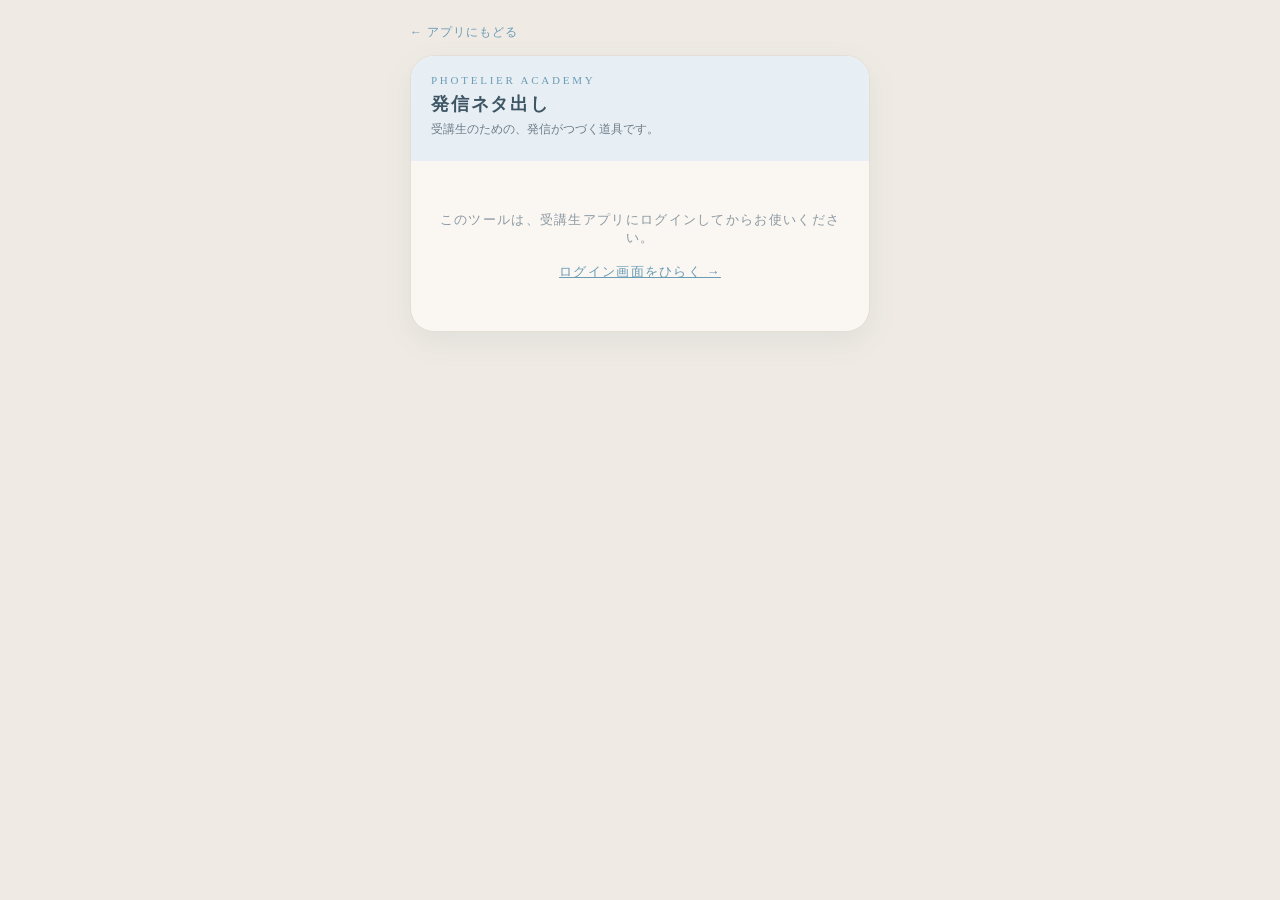
<file: static/hasshin.html>
<!DOCTYPE html>
<html lang="ja">
<head>
<meta charset="UTF-8">
<meta name="viewport" content="width=device-width, initial-scale=1.0">
<title>発信ネタ出し｜Photelier Academy</title>
<style>
  :root {
    --navy: #3D5564;
    --blue: #6B9BB5;
    --band: #E8EFF4;
    --cream: #FAF7F2;
    --gold: #B99B6B;
    --line: #E3DED6;
  }
  * { box-sizing: border-box; }
  body { margin: 0; padding: 24px 16px 80px; background: #EFEBE4; color: var(--navy); font-family: "Hiragino Mincho ProN", "Yu Mincho", serif; }
  .top { max-width: 460px; margin: 0 auto 14px; display: flex; justify-content: space-between; align-items: center; }
  .top a { font-size: 12px; color: var(--blue); text-decoration: none; letter-spacing: .08em; }
  .top .who { font-size: 12px; color: #8C98A2; }
  .phone { max-width: 460px; margin: 0 auto; background: var(--cream); border-radius: 24px; border: 1px solid var(--line); overflow: hidden; box-shadow: 0 10px 30px rgba(61,85,100,.08); }
  .head { background: var(--band); padding: 18px 20px 14px; }
  .head .app { font-size: 11px; letter-spacing: .25em; color: var(--blue); }
  .head h1 { margin: 6px 0 2px; font-size: 18px; letter-spacing: .1em; }
  .head p { margin: 0; font-size: 12px; color: #6E7E8A; line-height: 1.9; }
  .vlinks { margin-top: 6px; }
  .vlinks a { display: inline-block; font-size: 11px; color: var(--blue); letter-spacing: .05em; margin-right: 12px; text-decoration: none; border-bottom: 1px dotted var(--blue); }
  .body { padding: 20px; }
  .q { margin-bottom: 18px; }
  .q label { display: block; font-size: 13px; letter-spacing: .06em; margin-bottom: 6px; }
  .q small { color: #8C98A2; font-size: 11px; margin-left: 6px; }
  .hint { font-size: 11px; color: #A9B4BC; margin-top: 6px; line-height: 1.8; }
  textarea, input[type=text] { width: 100%; background: #fff; border: 1px solid var(--line); border-radius: 10px; padding: 12px 14px; font-size: 14px; line-height: 1.9; color: var(--navy); font-family: inherit; resize: vertical; }
  textarea:focus, input:focus { outline: none; border-color: var(--blue); }
  .box { background: #fff; border: 1px solid var(--line); border-radius: 10px; padding: 12px 14px; font-size: 13px; line-height: 1.9; color: #5A6B77; white-space: pre-wrap; }
  .pills { display: flex; gap: 8px; flex-wrap: wrap; }
  .pills.col { flex-direction: column; align-items: flex-start; }
  .pill { font-size: 12px; padding: 8px 16px; border-radius: 999px; border: 1px solid var(--line); background: #fff; color: #7A8893; cursor: pointer; font-family: inherit; text-align: left; line-height: 1.7; }
  .pill.on { background: var(--blue); border-color: var(--blue); color: #fff; }
  .pill.more { border-style: dashed; }
  .btn { display: block; width: 100%; border: none; padding: 15px; border-radius: 999px; background: var(--blue); color: #fff; font-family: inherit; font-size: 14px; letter-spacing: .15em; margin-top: 6px; cursor: pointer; }
  .btn.ghost { background: #fff; color: var(--blue); border: 1px solid var(--blue); }
  .btn:disabled { opacity: .5; cursor: default; }
  .once { text-align: center; font-size: 11px; color: var(--gold); letter-spacing: .1em; margin: 0 0 14px; }
  .chat { display: flex; flex-direction: column; gap: 10px; margin-bottom: 16px; }
  .chat .ai { align-self: flex-start; max-width: 88%; background: var(--band); border-radius: 14px 14px 14px 4px; padding: 10px 14px; font-size: 13px; line-height: 1.9; }
  .chat .me { align-self: flex-end; max-width: 88%; background: #fff; border: 1px solid var(--line); border-radius: 14px 14px 4px 14px; padding: 10px 14px; font-size: 13px; line-height: 1.9; color: #5A6B77; }
  .decide { background: #fff; border: 1px solid var(--gold); border-radius: 14px; padding: 14px 18px; position: relative; margin-top: 12px; }
  .decide .badge { position: absolute; top: -10px; left: 16px; background: var(--gold); color: #fff; font-size: 11px; letter-spacing: .15em; padding: 3px 12px; border-radius: 999px; }
  .decide p { margin: 6px 0 0; font-size: 13px; line-height: 2; white-space: pre-wrap; }
  .today { background: #fff; border: 1px solid var(--gold); border-radius: 14px; padding: 16px 18px; margin-bottom: 14px; position: relative; }
  .today .badge { position: absolute; top: -10px; left: 16px; background: var(--gold); color: #fff; font-size: 11px; letter-spacing: .15em; padding: 3px 12px; border-radius: 999px; }
  .card { background: #fff; border: 1px solid var(--line); border-radius: 14px; padding: 14px 18px; margin-bottom: 10px; }
  .type { font-size: 11px; letter-spacing: .12em; color: var(--blue); margin-bottom: 6px; }
  .type em { font-style: normal; color: #A9B4BC; margin-left: 8px; }
  .hook { font-size: 14px; line-height: 1.9; margin: 0 0 8px; }
  .hook b { background: linear-gradient(transparent 62%, #F1E7D4 62%); font-weight: normal; }
  .row { font-size: 12px; color: #6E7E8A; line-height: 2; }
  .row i { font-style: normal; color: var(--gold); margin-right: 6px; }
  .mut { color: #A9B4BC; }
  .copy { font-size: 11px; color: var(--blue); border: 1px solid var(--blue); border-radius: 999px; padding: 4px 14px; background: #fff; font-family: inherit; cursor: pointer; }
  .loading { text-align: center; color: #8C98A2; font-size: 13px; padding: 30px 0; letter-spacing: .1em; }
  .spin { display: inline-block; animation: sp 1.2s linear infinite; }
  @keyframes sp { to { transform: rotate(360deg); } }
  .backline { font-size: 12px; color: #8C98A2; margin-bottom: 14px; }
  .backline a { color: var(--blue); cursor: pointer; text-decoration: none; border-bottom: 1px dotted var(--blue); }
  .view { display: none; }
  .view.on { display: block; }
  .nblock { background: #fff; border: 1px solid var(--line); border-radius: 12px; padding: 12px 14px; margin-bottom: 10px; }
  .nblock .nt { font-size: 12px; color: #8C98A2; margin-bottom: 8px; }
</style>
</head>
<body>

<div class="top">
  <a href="/course">← アプリにもどる</a>
  <span class="who" id="who"></span>
</div>

<div class="phone">
  <div class="head" id="head">
    <div class="app">PHOTELIER ACADEMY</div>
    <h1 id="head-title">発信ネタ出し</h1>
    <p id="head-desc">読み込んでいます…</p>
    <div class="vlinks" id="head-videos"></div>
  </div>
  <div class="body">

    <!-- 読み込み中 / 入れない時 -->
    <div class="view on" id="v-gate">
      <div class="loading" id="gate-msg"><span class="spin">✦</span> 読み込んでいます…</div>
    </div>

    <!-- はじめて（カルテなし） -->
    <div class="view" id="v-home">
      <div class="q">
        <div class="box">毎回ネタを考えるのをやめる。
1つの作品を、7つの型で割る。

最初に1回だけ、あなたのことを教えてください。
次からは一言入れるだけで、1週間分の発信ネタが出ます。</div>
      </div>
      <button class="btn" onclick="go('karte')">サービスは決まっています（カルテをつくる）</button>
      <button class="btn ghost" onclick="go('zero')">なんのサービスにするか、まだ迷っています</button>
    </div>

    <!-- ⓪ サービスを決める対話 -->
    <div class="view" id="v-zero">
      <div class="backline"><a onclick="go('home')">← もどる</a></div>
      <div class="chat" id="zero-chat"></div>
      <div id="zero-input-area">
        <textarea id="zero-input" rows="2" placeholder="ここに書いて「送る」を押してください"></textarea>
        <button class="btn" id="zero-send" onclick="zeroSend()">送る</button>
      </div>
      <div id="zero-decided" style="display:none">
        <div class="decide">
          <span class="badge">決まりました</span>
          <p id="zero-summary"></p>
        </div>
        <button class="btn" onclick="zero2Start()">売れる市場に乗せる（つぎへ）</button>
      </div>
    </div>

    <!-- ⓪-2 売れる市場 -->
    <div class="view" id="v-zero2">
      <div class="backline"><a onclick="go('zero')">← もどる</a></div>
      <div class="q">
        <label>ステップ1. あなたのサービス × 売れる市場<small>経験があって、言いやすいものを選ぶ</small></label>
        <div class="pills col" id="z2-options"></div>
      </div>
      <div id="z2-evidence" style="display:none">
        <div class="q">
          <label>ステップ2. 証拠を集める<small>時間がかかって大丈夫です。ここが土台になります</small></label>
          <div class="box" id="z2-howto"></div>
        </div>
        <div class="q">
          <label>1. コメントしていたのは、どんな方でしたか？<small>その方が、あなたのお客さまです</small></label>
          <textarea id="z2-person" rows="2"></textarea>
        </div>
        <div class="q">
          <label>2. コメントに何と書いてありましたか？<small>その言葉が、発信の1行目になります</small></label>
          <textarea id="z2-word" rows="2"></textarea>
        </div>
        <div class="q">
          <label>3. 売れた跡はありましたか？<small>お金が動いた跡。同じものが無ければ、隣を見ればOK</small></label>
          <textarea id="z2-ato" rows="2"></textarea>
        </div>
        <button class="btn" id="z2-decide-btn" onclick="z2Service()">サービスの形を決める</button>
      </div>
      <div id="z2-service" style="display:none">
        <div class="decide">
          <span class="badge">サービス決定</span>
          <p id="z2-sentence"></p>
        </div>
        <button class="btn" onclick="go('karte')">この形でカルテをつくる</button>
      </div>
    </div>

    <!-- ① カルテ -->
    <div class="view" id="v-karte">
      <div class="backline"><a onclick="go(ST.karte ? 'weekly' : 'home')">← もどる</a></div>
      <p class="once">― 入力はこの1回だけ。あとから見直せます ―</p>
      <div class="q">
        <label>1. あなたのお客さまは、どんな方ですか？</label>
        <textarea id="k-persona" rows="3" placeholder="例: 30〜40代のママ。子育てがひと段落して、自分の時間に好きなことを始めたい方"></textarea>
      </div>
      <div class="q">
        <label>2. その方のお悩み<small>候補から3〜5つ。全部じゃなくていい、「よく聞くもの」から</small></label>
        <div class="pills" id="k-nayami"></div>
        <button class="btn ghost" id="k-nayami-btn" onclick="nayamiSuggest()">お悩みの候補を出す</button>
        <input type="text" id="k-nayami-free" placeholder="候補にない悩みは、ここに書いてEnter（お客さまの言葉のままが◎）" style="margin-top:8px" onchange="nayamiFreeAdd()" onkeydown="if(event.key==='Enter'){event.preventDefault();nayamiFreeAdd();}">
      </div>
      <div class="q" id="k-scene-q" style="display:none">
        <label>2-2. 選んだお悩みを、具体的な場面に<small>1つずつ選ぶ・違えば次の候補</small></label>
        <div class="box" style="margin-bottom:10px">なぜ場面にするの？ → 投稿の1行目は、ここで選んだ言葉から作られるからです。
「独学で自信がない」のままだと素通りされますが、「レシピ通りやったのに、にじむ」だと「私のことだ」と手が止まります。</div>
        <div id="k-scenes"></div>
        <div class="hint">どれも違うとき:「最近のお客さまが、最初に何て言ったか」を思い出して、その言葉をそのまま書いてください。</div>
      </div>
      <div class="q">
        <label>3. あなたのサービスで、その悩みはどう解決できますか？</label>
        <textarea id="k-solve" rows="3" placeholder="例: 2時間で1つ完成するので初めてでも大丈夫。少人数でその場で聞ける"></textarea>
      </div>
      <div class="q">
        <label>4. なぜこのお仕事を選びましたか？ 始めてから、生活はどう変わりましたか？</label>
        <textarea id="k-kikkake" rows="4" placeholder="きっかけと、ご自分の変化。あなただけの実話がいちばん説得力があります"></textarea>
        <div class="hint">→ この話から「あなたにもできる」「背中を押す」のネタが作られます</div>
      </div>
      <div class="q">
        <label>5. お申し込みの行き先はどこですか？<small>1つだけ</small></label>
        <div class="pills" id="k-dest"></div>
        <input type="text" id="k-dest-free" placeholder="その他（自由に書けます）" style="margin-top:8px">
      </div>
      <div class="q">
        <label>6. お仕事のタイプ</label>
        <div class="pills" id="k-jobtype"></div>
      </div>
      <button class="btn" id="k-save" onclick="karteSave()">登録する</button>
    </div>

    <!-- ①-2 プロフィール -->
    <div class="view" id="v-profile">
      <div class="backline"><a onclick="go('weekly')">← 発信ネタ出しへ</a></div>
      <div class="q">
        <label>カルテから、プロフィール文を作りました<small>直したいところだけ直してください</small></label>
        <div class="decide">
          <span class="badge">整えました</span>
          <p id="p-text"></p>
        </div>
        <div class="hint">1行目=何の専門家か ／ 2行目=誰向けか ／ 3行目=できること ／ 最後=行き先</div>
      </div>
      <button class="btn" onclick="copyText(document.getElementById('p-text').textContent, this)">この文をコピーする</button>
      <button class="btn ghost" onclick="profileShow(true)">別の案でつくり直す</button>
      <button class="btn ghost" onclick="go('weekly')">発信ネタ出しへすすむ</button>
    </div>

    <!-- ② 毎週ここだけ -->
    <div class="view" id="v-weekly">
      <div class="q">
        <label>いま作っているもの・最近のレッスンを一言どうぞ</label>
        <textarea id="w-theme" rows="2" placeholder="例: クリスマスのアイシングクッキー、試作中"></textarea>
      </div>
      <button class="btn" id="w-btn" onclick="netaGenerate()">ネタを出す（1週間分）</button>
      <div id="w-last" style="margin-top:14px"></div>
      <div class="backline" style="margin-top:18px">
        <a onclick="go('karte')">カルテを見直す</a>　／　<a onclick="profileShow()">プロフィール文をつくる</a>
      </div>
    </div>

    <!-- 行き先がまだの人 -->
    <div class="view" id="v-dest">
      <div class="q">
        <div class="box">ネタの前に、1つだけ。

お申し込みの行き先がまだ決まっていません。
行き先がないまま発信すると、せっかく「いいな」と思ってくださった方が、どこにも進めません。

まず行き先を1つ決めましょう。体験レッスン・公式LINE・お問い合わせ・販売ページ、どれか1つで大丈夫です。</div>
      </div>
      <button class="btn" onclick="go('karte')">カルテで行き先を決める</button>
    </div>

    <!-- ③ 7本 -->
    <div class="view" id="v-cards">
      <div class="backline"><a onclick="go('weekly')">← 一言を変えてもう一度</a></div>
      <div id="cards-list"></div>
      <button class="btn ghost" onclick="go('weekly')">次の作品でもう7本出す</button>
    </div>

    <!-- ③-2 投稿文 -->
    <div class="view" id="v-post">
      <div class="backline"><a onclick="go('cards')">← 7本にもどる</a></div>
      <div class="card" id="post-neta"></div>
      <div class="q" id="post-plan-q" style="display:none">
        <label>リールの構成<small>この順で撮って、つなげるだけ</small></label>
        <div id="post-plan"></div>
        <div class="hint">動画は スマホを置いて回すだけ でOK。凝った編集はいりません。つなげる・字幕を入れるのは Edits（Instagram公式の無料編集アプリ）で。カットの順に並べて、字幕をそのまま打ち込むだけです。</div>
      </div>
      <div class="q">
        <label>投稿文<small>そのまま貼れます。直したいところだけ直してください</small></label>
        <div class="box" id="post-feed"></div>
      </div>
      <button class="btn" onclick="copyText(document.getElementById('post-feed').textContent, this)">文章をコピー</button>
      <div class="pills" style="margin-top:10px">
        <button class="pill" onclick="postFix('もう少し短く', this)">もう少し短く</button>
        <button class="pill" onclick="postFix('ストーリーズ用にする', this)">ストーリーズ用にする</button>
        <button class="pill" onclick="threadsToggle(this)">スレッズ用にする</button>
        <button class="pill" onclick="postFix('書き直す', this)">書き直す</button>
      </div>
      <div class="q" id="post-threads-q" style="display:none; margin-top:14px">
        <label>スレッズ用<small>写真なしでもそのまま出せます</small></label>
        <div class="box" id="post-threads"></div>
        <button class="btn ghost" onclick="copyText(document.getElementById('post-threads').textContent, this)">スレッズ用をコピー</button>
      </div>
    </div>

  </div>
</div>

<script>
const token = localStorage.getItem('photelier_token');
let ST = { karte: null, week: null, videos: {} };
let zeroMsgs = [];          // ⓪の対話履歴
let zeroResult = null;      // {axis, later, summary}
let z2 = {};                // ⓪-2の途中結果
let kart = { nayami: [] };  // カルテの下書き
let nayamiPool = [];        // 悩み候補
let curItems = [];          // 7本
let curTheme = '';
let curItem = null;         // 投稿文を作っている1本
let curPost = null;         // {feed, threads}

const HEADS = {
  home:   { t: '発信ネタ出し', d: '受講生のための、発信がつづく道具です。', v: 'weekly' },
  zero:   { t: 'なんのサービスにするか決める', d: '発信が止まるのは、迷っているからです。\n聞くのは、過去にあった事実だけです。', v: 'zero' },
  zero2:  { t: '売れる市場に乗せる', d: 'ニーズは、ゼロから探しません。\n人がお金を払う市場は、もう分かっています。', v: 'zero2' },
  karte:  { t: '誰向けのサービスにするか', d: '最初に教えてください。これを覚えておくので、\n次からは一言入れるだけです。', v: 'karte' },
  profile:{ t: 'プロフィールを整える', d: 'リールを見た方は、プロフィールに来ます。\n何の専門家か分かるように、カルテから作りました。', v: 'profile' },
  weekly: { t: '発信ネタ出し', d: 'いま作っているものを一言どうぞ。\nそこから1週間分の発信ネタを出します。', v: 'weekly' },
  dest:   { t: 'まず、行き先を決める', d: 'ここが成果の分かれ目です。', v: 'destination' },
  cards:  { t: '今週の発信ネタ', d: '上から順番に出せばOK。1日1本、撮るものは1つだけです。', v: 'cards' },
  post:   { t: '投稿文ができました', d: 'やることは3つだけ。\n撮る → コピー → 貼る。これで今日の発信は終わりです。', v: 'cards' },
};

function esc(s) { const d = document.createElement('div'); d.textContent = s || ''; return d.innerHTML; }

function go(view) {
  document.querySelectorAll('.view').forEach(x => x.classList.remove('on'));
  document.getElementById('v-' + view).classList.add('on');
  const h = HEADS[view] || HEADS.home;
  document.getElementById('head-title').textContent = h.t;
  document.getElementById('head-desc').innerHTML = esc(h.d).replace(/\n/g, '<br>');
  const vw = document.getElementById('head-videos');
  vw.innerHTML = '';
  (ST.videos[h.v] || []).forEach(v => {
    const a = document.createElement('a');
    a.href = v.url; a.target = '_blank'; a.rel = 'noopener';
    a.textContent = '▶ ' + v.label;
    vw.appendChild(a);
  });
  if (view === 'zero' && zeroMsgs.length === 0) zeroStart();
  if (view === 'karte') karteFill();
  window.scrollTo(0, 0);
}

async function api(path, body) {
  const res = await fetch(path, {
    method: body ? 'POST' : 'GET',
    headers: { 'Content-Type': 'application/json', 'Authorization': 'Bearer ' + token },
    body: body ? JSON.stringify(body) : undefined,
  });
  if (!res.ok) {
    let msg = 'うまくいきませんでした。もう一度お試しください';
    try { msg = (await res.json()).detail || msg; } catch (e) {}
    throw new Error(msg);
  }
  return res.json();
}

function busy(btn, on, label) {
  if (!btn) return;
  if (on) { btn.dataset.l = btn.textContent; btn.textContent = label || '考えています…'; btn.disabled = true; }
  else { btn.textContent = btn.dataset.l; btn.disabled = false; }
}

async function boot() {
  const gate = document.getElementById('gate-msg');
  if (!token) {
    document.getElementById('head-desc').textContent = '受講生のための、発信がつづく道具です。';
    gate.innerHTML = 'このツールは、受講生アプリにログインしてからお使いください。<br><br><a href="/course" style="color:var(--blue)">ログイン画面をひらく →</a>';
    return;
  }
  try {
    ST = await api('/api/hasshin/state');
    document.getElementById('who').textContent = ST.name + ' さん';
    if (ST.karte) {
      kart = ST.karte;
      renderLastWeek();
      go('weekly');
    } else {
      go('home');
    }
  } catch (e) {
    document.getElementById('head-desc').textContent = '受講生のための、発信がつづく道具です。';
    gate.innerHTML = esc(e.message) + '<br><br><a href="/course" style="color:var(--blue)">アプリにもどる →</a>';
  }
}

/* ---------- ⓪ サービスを決める対話 ---------- */

function zeroRender() {
  const c = document.getElementById('zero-chat');
  c.innerHTML = '';
  zeroMsgs.forEach(m => {
    const d = document.createElement('div');
    d.className = m.role === 'assistant' ? 'ai' : 'me';
    d.textContent = m.content;
    c.appendChild(d);
  });
}

function zeroStart() {
  zeroMsgs = [{ role: 'assistant', content: 'できること・資格・好きなこと、思いつくまま挙げてください。全部で大丈夫です。' }];
  zeroRender();
}

async function zeroSend() {
  const ta = document.getElementById('zero-input');
  const text = ta.value.trim();
  if (!text) return;
  const btn = document.getElementById('zero-send');
  zeroMsgs.push({ role: 'user', content: text });
  zeroRender(); ta.value = '';
  busy(btn, true);
  try {
    const r = await api('/api/hasshin/ai', { mode: 'zero', data: { messages: zeroMsgs } });
    zeroMsgs.push({ role: 'assistant', content: r.reply });
    zeroRender();
    if (r.decided) {
      zeroResult = r;
      kart.axis = r.axis;
      document.getElementById('zero-summary').textContent = r.summary;
      document.getElementById('zero-input-area').style.display = 'none';
      document.getElementById('zero-decided').style.display = 'block';
    }
  } catch (e) { alert(e.message); }
  busy(btn, false);
}

/* ---------- ⓪-2 売れる市場 ---------- */

async function zero2Start() {
  go('zero2');
  const wrap = document.getElementById('z2-options');
  wrap.innerHTML = '<span class="pill">考えています…</span>';
  try {
    const r = await api('/api/hasshin/ai', { mode: 'market', data: { axis: kart.axis, zero: zeroMsgs.map(m => m.content).join('\n') } });
    z2.search_words = r.search_words; z2.ato_hint = r.ato_hint;
    wrap.innerHTML = '';
    r.options.forEach(o => {
      const b = document.createElement('button');
      b.className = 'pill';
      b.textContent = o.market + ' ×「' + o.idea + '」';
      b.onclick = () => {
        wrap.querySelectorAll('.pill').forEach(x => x.classList.remove('on'));
        b.classList.add('on');
        z2.market = o.market; z2.idea = o.idea;
        document.getElementById('z2-howto').textContent =
          'Instagramで「' + (r.search_words || []).join('」「') + '」を検索。\nフォロワー数は見なくていいです。コメント欄の言葉だけ拾ってきてください。\n\n売れた跡: ' + (r.ato_hint || '');
        document.getElementById('z2-evidence').style.display = 'block';
      };
      wrap.appendChild(b);
    });
    const more = document.createElement('button');
    more.className = 'pill more';
    more.textContent = 'どれも違う（別の掛け合わせを見る）';
    more.onclick = zero2Start;
    wrap.appendChild(more);
  } catch (e) { wrap.innerHTML = '<span class="pill">' + esc(e.message) + '</span>'; }
}

async function z2Service() {
  const btn = document.getElementById('z2-decide-btn');
  busy(btn, true);
  try {
    const data = {
      axis: kart.axis, market: z2.market, idea: z2.idea,
      customer: document.getElementById('z2-person').value.trim(),
      nayami_word: document.getElementById('z2-word').value.trim(),
      ato: document.getElementById('z2-ato').value.trim(),
    };
    const r = await api('/api/hasshin/ai', { mode: 'service', data });
    kart.service = r.sentence;
    kart.persona_seed = data.customer;
    kart.nayami_seed = data.nayami_word;
    document.getElementById('z2-sentence').textContent = r.sentence + '\n\n※ ' + (r.note || '形は発信への反応を見て、あとから育てられます');
    document.getElementById('z2-service').style.display = 'block';
  } catch (e) { alert(e.message); }
  busy(btn, false);
}

/* ---------- ① カルテ ---------- */

const DESTS = ['体験レッスン', '公式LINE', 'お問い合わせ', '販売ページ', 'まだ決まっていない'];
const JOBS = ['募集型（教室・レッスン）', '物販型（作家・販売）', '受注型（オーダー・撮影）'];

function pillSelect(wrapId, values, selected, onpick, multi) {
  const wrap = document.getElementById(wrapId);
  wrap.innerHTML = '';
  values.forEach(v => {
    const b = document.createElement('button');
    b.className = 'pill' + ((multi ? (selected || []).includes(v) : selected === v) ? ' on' : '');
    b.textContent = v;
    b.onclick = () => onpick(v, b);
    wrap.appendChild(b);
  });
}

function karteFill() {
  if (kart.persona == null && kart.persona_seed) kart.persona = kart.persona_seed;
  document.getElementById('k-persona').value = kart.persona || '';
  document.getElementById('k-solve').value = kart.solve || '';
  document.getElementById('k-kikkake').value = kart.kikkake || '';
  document.getElementById('k-dest-free').value = (kart.dest && !DESTS.includes(kart.dest)) ? kart.dest : '';
  karteFillDest(DESTS.includes(kart.dest) ? kart.dest : null);
  pillSelect('k-jobtype', JOBS, kart.jobtype, (v) => { kart.jobtype = v; karteFillJob(v); });
  karteFillJob(kart.jobtype);
  renderNayamiPool();
  renderScenes();
}

function karteFillDest(v) {
  pillSelect('k-dest', DESTS, v, (nv) => { kart.dest = nv; document.getElementById('k-dest-free').value = ''; karteFillDest(nv); });
}
function karteFillJob(v) {
  pillSelect('k-jobtype', JOBS, v, (nv) => { kart.jobtype = nv; karteFillJob(nv); });
}

function renderNayamiPool() {
  const wrap = document.getElementById('k-nayami');
  wrap.innerHTML = '';
  const sel = kart.nayami_raw || [];
  const pool = Array.from(new Set([...sel, ...nayamiPool]));
  pool.forEach(v => {
    const b = document.createElement('button');
    b.className = 'pill' + (sel.includes(v) ? ' on' : '');
    b.textContent = v;
    b.onclick = () => {
      let s = kart.nayami_raw || [];
      if (s.includes(v)) s = s.filter(x => x !== v);
      else if (s.length < 5) s = [...s, v];
      else { alert('まずは5つまで。悩みはほかにもあって大丈夫です。発信は「よく聞く悩み」から始めるのがいちばん届きます'); return; }
      kart.nayami_raw = s;
      renderNayamiPool();
      renderScenes();
    };
    wrap.appendChild(b);
  });
  document.getElementById('k-nayami-btn').textContent = pool.length ? '違う候補も見る' : 'お悩みの候補を出す';
}

function nayamiFreeAdd() {
  const inp = document.getElementById('k-nayami-free');
  const v = inp.value.trim();
  if (!v) return;
  let s = kart.nayami_raw || [];
  if (s.includes(v)) { inp.value = ''; return; }
  if (s.length >= 5) { alert('まずは5つまで。悩みはほかにもあって大丈夫です。発信は「よく聞く悩み」から始めるのがいちばん届きます'); return; }
  if (!nayamiPool.includes(v)) nayamiPool.push(v);
  kart.nayami_raw = [...s, v];
  inp.value = '';
  renderNayamiPool();
  renderScenes();
}

async function nayamiSuggest() {
  const btn = document.getElementById('k-nayami-btn');
  kart.persona = document.getElementById('k-persona').value.trim();
  if (!kart.persona) { alert('先に「1. あなたのお客さま」を書いてください。候補はそこから作ります'); return; }
  busy(btn, true);
  try {
    const r = await api('/api/hasshin/ai', { mode: 'nayami', data: { persona: kart.persona, service: kart.service || kart.axis || '', seed: kart.nayami_seed || '', exclude: nayamiPool } });
    nayamiPool = Array.from(new Set([...nayamiPool, ...r.options]));
    renderNayamiPool();
  } catch (e) { alert(e.message); }
  busy(btn, false);
}

function renderScenes() {
  const sel = kart.nayami_raw || [];
  const q = document.getElementById('k-scene-q');
  q.style.display = sel.length ? 'block' : 'none';
  const wrap = document.getElementById('k-scenes');
  wrap.innerHTML = '';
  kart.scenes = kart.scenes || {};
  sel.forEach(n => {
    const blk = document.createElement('div');
    blk.className = 'nblock';
    blk.innerHTML = '<div class="nt">「' + esc(n) + '」の場面</div>';
    const pills = document.createElement('div');
    pills.className = 'pills col';
    const chosen = kart.scenes[n];
    const opts = (kart.sceneOpts && kart.sceneOpts[n]) || [];
    if (chosen && !opts.includes(chosen)) opts.unshift(chosen);
    opts.forEach(o => {
      const b = document.createElement('button');
      b.className = 'pill' + (chosen === o ? ' on' : '');
      b.textContent = o;
      b.onclick = () => { kart.scenes[n] = o; renderScenes(); };
      pills.appendChild(b);
    });
    const more = document.createElement('button');
    more.className = 'pill more';
    more.textContent = opts.length ? 'どれも違う（別の候補を見る）' : '場面の候補を出す';
    more.onclick = () => sceneSuggest(n, more);
    pills.appendChild(more);
    blk.appendChild(pills);
    const free = document.createElement('input');
    free.type = 'text';
    free.placeholder = 'お客さまの実際の一言があれば、そのまま書くのがいちばんです';
    free.style.marginTop = '8px';
    free.value = (chosen && !opts.includes(chosen)) ? chosen : (chosen && opts.includes(chosen) ? '' : '');
    free.onchange = () => { if (free.value.trim()) { kart.scenes[n] = free.value.trim(); renderScenes(); } };
    blk.appendChild(free);
    wrap.appendChild(blk);
  });
}

async function sceneSuggest(n, btn) {
  busy(btn, true, '考えています…');
  try {
    const exclude = (kart.sceneOpts && kart.sceneOpts[n]) || [];
    const r = await api('/api/hasshin/ai', { mode: 'nayami_scene', data: { nayami: n, persona: kart.persona || '', service: kart.service || kart.axis || '', exclude } });
    kart.sceneOpts = kart.sceneOpts || {};
    kart.sceneOpts[n] = [...exclude, ...r.options];
    renderScenes();
  } catch (e) { alert(e.message); busy(btn, false); }
}

async function karteSave() {
  const btn = document.getElementById('k-save');
  kart.persona = document.getElementById('k-persona').value.trim();
  kart.solve = document.getElementById('k-solve').value.trim();
  kart.kikkake = document.getElementById('k-kikkake').value.trim();
  const free = document.getElementById('k-dest-free').value.trim();
  if (free) kart.dest = free;
  if (!kart.persona) { alert('「1. あなたのお客さま」を書いてください'); return; }
  if (!(kart.nayami_raw || []).length) { alert('「2. お悩み」を選んでください（候補を出すボタンから）'); return; }
  if (!kart.solve) { alert('「3. どう解決できるか」を書いてください'); return; }
  // 発信に使う悩み = 場面の言葉があればそれ、なければ選んだ悩みそのまま
  kart.nayami = (kart.nayami_raw || []).map(n => (kart.scenes && kart.scenes[n]) || n);
  delete kart.profile;  // カルテが変わったのでプロフィール文は作り直す
  busy(btn, true, '保存しています…');
  try {
    await api('/api/hasshin/karte', { karte: kart });
    ST.karte = kart;
    await profileShow();
  } catch (e) { alert(e.message); }
  busy(btn, false);
}

/* ---------- ①-2 プロフィール ---------- */

async function profileShow(force) {
  go('profile');
  const p = document.getElementById('p-text');
  if (kart.profile && !force) { p.textContent = kart.profile; return; }
  p.textContent = '考えています…';
  try {
    const r = await api('/api/hasshin/ai', { mode: 'profile', data: { karte: kart } });
    kart.profile = (r.lines || []).join('\n');
    p.textContent = kart.profile;
    api('/api/hasshin/karte', { karte: kart });  // 裏で保存（次に開いても同じ文）
  } catch (e) { p.textContent = e.message; }
}

/* ---------- ② 一言 → ③ 7本 ---------- */

function renderLastWeek() {
  const w = document.getElementById('w-last');
  if (ST.week && ST.week.items) {
    curTheme = ST.week.theme; curItems = ST.week.items;
    w.innerHTML = '<div class="backline">前回「' + esc(ST.week.theme) + '」の7本 → <a onclick="renderCards();go(\'cards\')">ひらく</a></div>';
  } else w.innerHTML = '';
}

async function netaGenerate() {
  const theme = document.getElementById('w-theme').value.trim();
  if (!theme) { alert('一言だけ、いま作っているものを教えてください'); return; }
  if (!kart.dest || kart.dest === 'まだ決まっていない') { go('dest'); return; }
  const btn = document.getElementById('w-btn');
  busy(btn, true, '7本つくっています…（30秒ほど）');
  try {
    const r = await api('/api/hasshin/ai', { mode: 'neta', data: { karte: kart, theme } });
    curItems = r.items || []; curTheme = theme;
    api('/api/hasshin/week', { theme, items: curItems });  // 保存は裏で
    renderCards();
    go('cards');
  } catch (e) { alert(e.message); }
  busy(btn, false);
}

function renderCards() {
  document.getElementById('head-desc').innerHTML = esc('「' + curTheme + '」から7本。上から順番に、1日1本。');
  const list = document.getElementById('cards-list');
  list.innerHTML = '';
  curItems.forEach((it, i) => {
    const d = document.createElement('div');
    d.className = i === 0 ? 'today' : 'card';
    let html = '';
    if (i === 0) html += '<span class="badge">まずはこれ</span>';
    html += '<div class="type">' + esc(it.kata + ' ' + it.kata_label) + ' <em>' + esc(it.dest) + '</em></div>';
    html += '<p class="hook">' + esc(it.hook) + '</p>';
    html += '<div class="row"><i>撮るもの</i>' + esc(it.shoot) + '</div>';
    if (it.note) html += '<div class="row mut">※ ' + esc(it.note) + '</div>';
    html += '<div style="text-align:right; margin-top:8px"><button class="copy" onclick="postMake(' + i + ', this)">投稿文をつくる →</button></div>';
    d.innerHTML = html;
    list.appendChild(d);
  });
}

/* ---------- ③-2 投稿文 ---------- */

async function postMake(i, btn) {
  curItem = curItems[i];
  busy(btn, true, 'つくっています…');
  try {
    const r = await api('/api/hasshin/ai', { mode: 'post', data: { karte: kart, theme: curTheme, item: curItem } });
    curPost = r;
    document.getElementById('post-neta').innerHTML =
      '<div class="type">' + esc(curItem.kata + ' ' + curItem.kata_label) + ' <em>' + esc(curItem.dest) + '</em></div>' +
      '<div class="row"><i>撮るもの</i>' + esc(curItem.shoot) + '</div>';
    const plan = r.reel_plan || [];
    document.getElementById('post-plan-q').style.display = plan.length ? 'block' : 'none';
    document.getElementById('post-plan').innerHTML = plan.map((c, n) =>
      '<div class="card" style="margin-bottom:8px">' +
      '<div class="type">カット' + (n + 1) + ' <em>' + esc(c.sozai || '') + '</em></div>' +
      '<div class="row"><i>映すもの</i>' + esc(c.utsusu || '') + '</div>' +
      '<div class="row"><i>字幕</i>' + esc(c.jimaku || '') + '</div>' +
      '</div>').join('');
    document.getElementById('post-feed').textContent = r.feed;
    document.getElementById('post-threads').textContent = r.threads;
    document.getElementById('post-threads-q').style.display = 'none';
    go('post');
  } catch (e) { alert(e.message); }
  busy(btn, false);
}

async function postFix(instruction, btn) {
  busy(btn, true, '…');
  try {
    const r = await api('/api/hasshin/ai', { mode: 'post_fix', data: { instruction, text: document.getElementById('post-feed').textContent, karte: kart, item: curItem } });
    document.getElementById('post-feed').textContent = r.text;
  } catch (e) { alert(e.message); }
  busy(btn, false);
}

function threadsToggle(btn) {
  const q = document.getElementById('post-threads-q');
  const show = q.style.display === 'none';
  q.style.display = show ? 'block' : 'none';
  btn.classList.toggle('on', show);
}

function copyText(text, btn) {
  navigator.clipboard.writeText(text).then(() => {
    const l = btn.textContent;
    btn.textContent = 'コピーしました';
    setTimeout(() => { btn.textContent = l; }, 1500);
  });
}

boot();
</script>
</body>
</html>
</file>
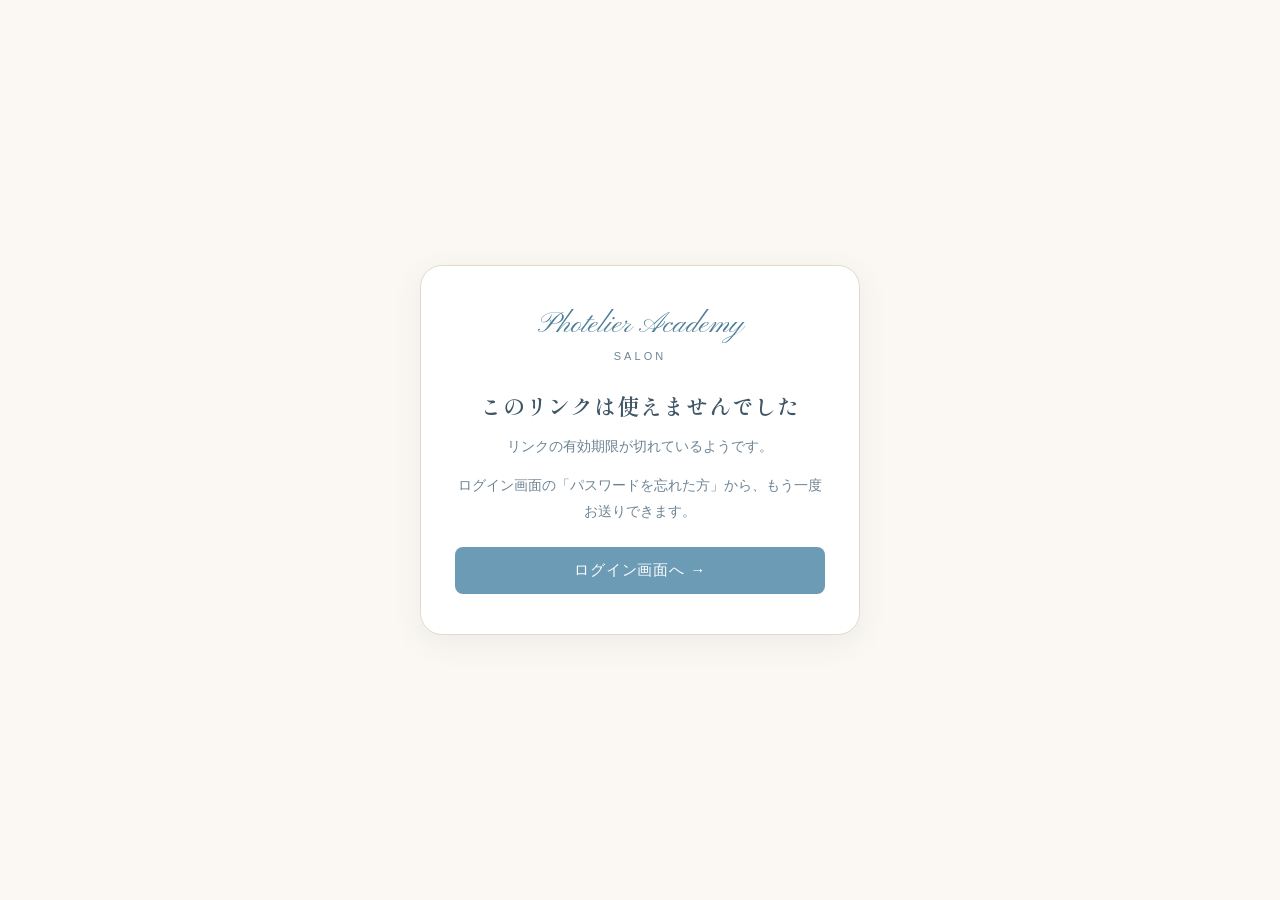
<file: static/reset-password.html>
<!DOCTYPE html>
<html lang="ja">
<head>
<meta charset="UTF-8">
<meta name="viewport" content="width=device-width, initial-scale=1.0">
<title>パスワードの再設定 | Photelier サロン</title>
<link rel="stylesheet" href="/static/design-tokens.css">
<style>
  * { box-sizing: border-box; margin: 0; padding: 0; }
  body { font-family: var(--sans); background: var(--cream); color: var(--text);
    min-height: 100vh; display: flex; align-items: center; justify-content: center; padding: 24px; }
  .box { width: 100%; max-width: 440px; background: #fff; border: 1px solid var(--line);
    border-radius: var(--radius-lg); box-shadow: var(--shadow); padding: 40px 34px; text-align: center; }
  .logo { font-family: var(--script); font-size: 30px; color: var(--blue-deep); margin-bottom: 6px; }
  .sub { font-size: 11px; letter-spacing: .28em; color: var(--text-soft); text-transform: uppercase; }
  h1 { font-family: var(--serif); font-size: 22px; font-weight: 600; letter-spacing: .04em;
    margin: 26px 0 10px; line-height: 1.6; }
  .lead { font-size: 13.5px; line-height: 1.9; color: var(--text-soft); margin-bottom: 26px; }
  .field { text-align: left; margin-bottom: 18px; }
  label { display: block; font-size: 12.5px; font-weight: 600; margin-bottom: 6px; }
  .hint { font-size: 11.5px; color: var(--text-soft); font-weight: 400; margin-left: 6px; }
  input { width: 100%; padding: 12px 14px; border: 1px solid var(--line); border-radius: 8px;
    font-family: var(--sans); font-size: 15px; color: var(--text); background: #fff; outline: none; }
  input:focus { border-color: var(--blue); }
  button { width: 100%; padding: 14px; background: var(--blue); color: #fff; border: none;
    border-radius: 8px; font-family: var(--sans); font-size: 15px; letter-spacing: .06em;
    cursor: pointer; margin-top: 6px; }
  button:disabled { opacity: .5; cursor: not-allowed; }
  .msg { font-size: 13px; line-height: 1.8; margin-top: 18px; }
  .msg.error { color: #B4553F; }
  .state { font-size: 13.5px; line-height: 1.9; color: var(--text-soft); }
  a { color: var(--blue-deep); }
</style>
</head>
<body>
  <div class="box">
    <div class="logo">Photelier&nbsp;Academy</div>
    <div class="sub">Salon</div>

    <!-- 新しいパスワードを決める -->
    <div id="form-area" style="display:none;">
      <h1>新しいパスワードを<br>決めてください</h1>
      <p class="lead">次回からは、このパスワードでお入りいただけます。</p>
      <div class="field">
        <label>新しいパスワード<span class="hint">8文字以上</span></label>
        <input type="password" id="password" placeholder="半角英数字で8文字以上"
          autocomplete="new-password">
      </div>
      <div class="field">
        <label>もう一度<span class="hint">確認のため</span></label>
        <input type="password" id="password2" placeholder="同じものをもう一度"
          autocomplete="new-password">
      </div>
      <button id="submit" onclick="save()">この内容で変更する</button>
      <div id="msg" class="msg"></div>
    </div>

    <!-- 変更できた -->
    <div id="done-area" style="display:none;">
      <h1>変更できました</h1>
      <p class="state">新しいパスワードでお入りいただけます。</p>
      <button style="margin-top:22px;" onclick="location.href='/'">ログイン画面へ →</button>
    </div>

    <!-- リンクが古い等 -->
    <div id="error-area" style="display:none;">
      <h1>このリンクは使えませんでした</h1>
      <p class="state" id="error-text"></p>
      <p class="state" style="margin-top:14px;">
        ログイン画面の「パスワードを忘れた方」から、もう一度お送りできます。
      </p>
      <button style="margin-top:22px;" onclick="location.href='/'">ログイン画面へ →</button>
    </div>
  </div>

<script>
// メールのリンクには、合言葉が「#」のうしろに付いてくる。
// 例: /reset-password#access_token=xxxx&type=recovery
// 「#」より後ろはサーバーには届かないので、ここ（ブラウザ）で取り出す。
const hash = new URLSearchParams(location.hash.replace(/^#/, ''));
const accessToken = hash.get('access_token');

function show(id) {
  ['form-area', 'done-area', 'error-area'].forEach(x => {
    document.getElementById(x).style.display = x === id ? 'block' : 'none';
  });
}

function boot() {
  if (!accessToken) {
    // リンクが古いとき、Supabase は error_description を付けて返してくる
    const reason = hash.get('error_description')
      || new URLSearchParams(location.search).get('error_description');
    document.getElementById('error-text').textContent =
      reason ? decodeURIComponent(reason.replace(/\+/g, ' '))
             : 'リンクの有効期限が切れているようです。';
    show('error-area');
    return;
  }
  // 合言葉をアドレス欄から消しておく（履歴や共有から漏れないように）
  history.replaceState(null, '', location.pathname);
  show('form-area');
  document.getElementById('password').focus();
}

async function save() {
  const password = document.getElementById('password').value;
  const password2 = document.getElementById('password2').value;
  const msg = document.getElementById('msg');
  const btn = document.getElementById('submit');
  msg.className = 'msg';
  msg.textContent = '';
  if (password.length < 8) {
    msg.className = 'msg error';
    msg.textContent = 'パスワードは8文字以上にしてください';
    return;
  }
  if (password !== password2) {
    msg.className = 'msg error';
    msg.textContent = '2つのパスワードが違うようです';
    return;
  }

  btn.disabled = true;
  msg.textContent = '変更しています…';
  try {
    const res = await fetch('/api/password-update', {
      method: 'POST',
      headers: { 'Content-Type': 'application/json' },
      body: JSON.stringify({ access_token: accessToken, password }),
    });
    const data = await res.json();
    if (!res.ok) {
      document.getElementById('error-text').textContent = data.detail || '変更できませんでした。';
      show('error-area');
      return;
    }
    // 前のログイン状態は捨てて、新しいパスワードで入り直してもらう
    localStorage.removeItem('photelier_token');
    show('done-area');
  } catch (e) {
    msg.className = 'msg error';
    msg.textContent = '通信に失敗しました。もう一度お試しください。';
    btn.disabled = false;
  }
}

document.getElementById('password2').addEventListener('keydown', e => { if (e.key === 'Enter') save(); });
boot();
</script>
</body>
</html>
</file>
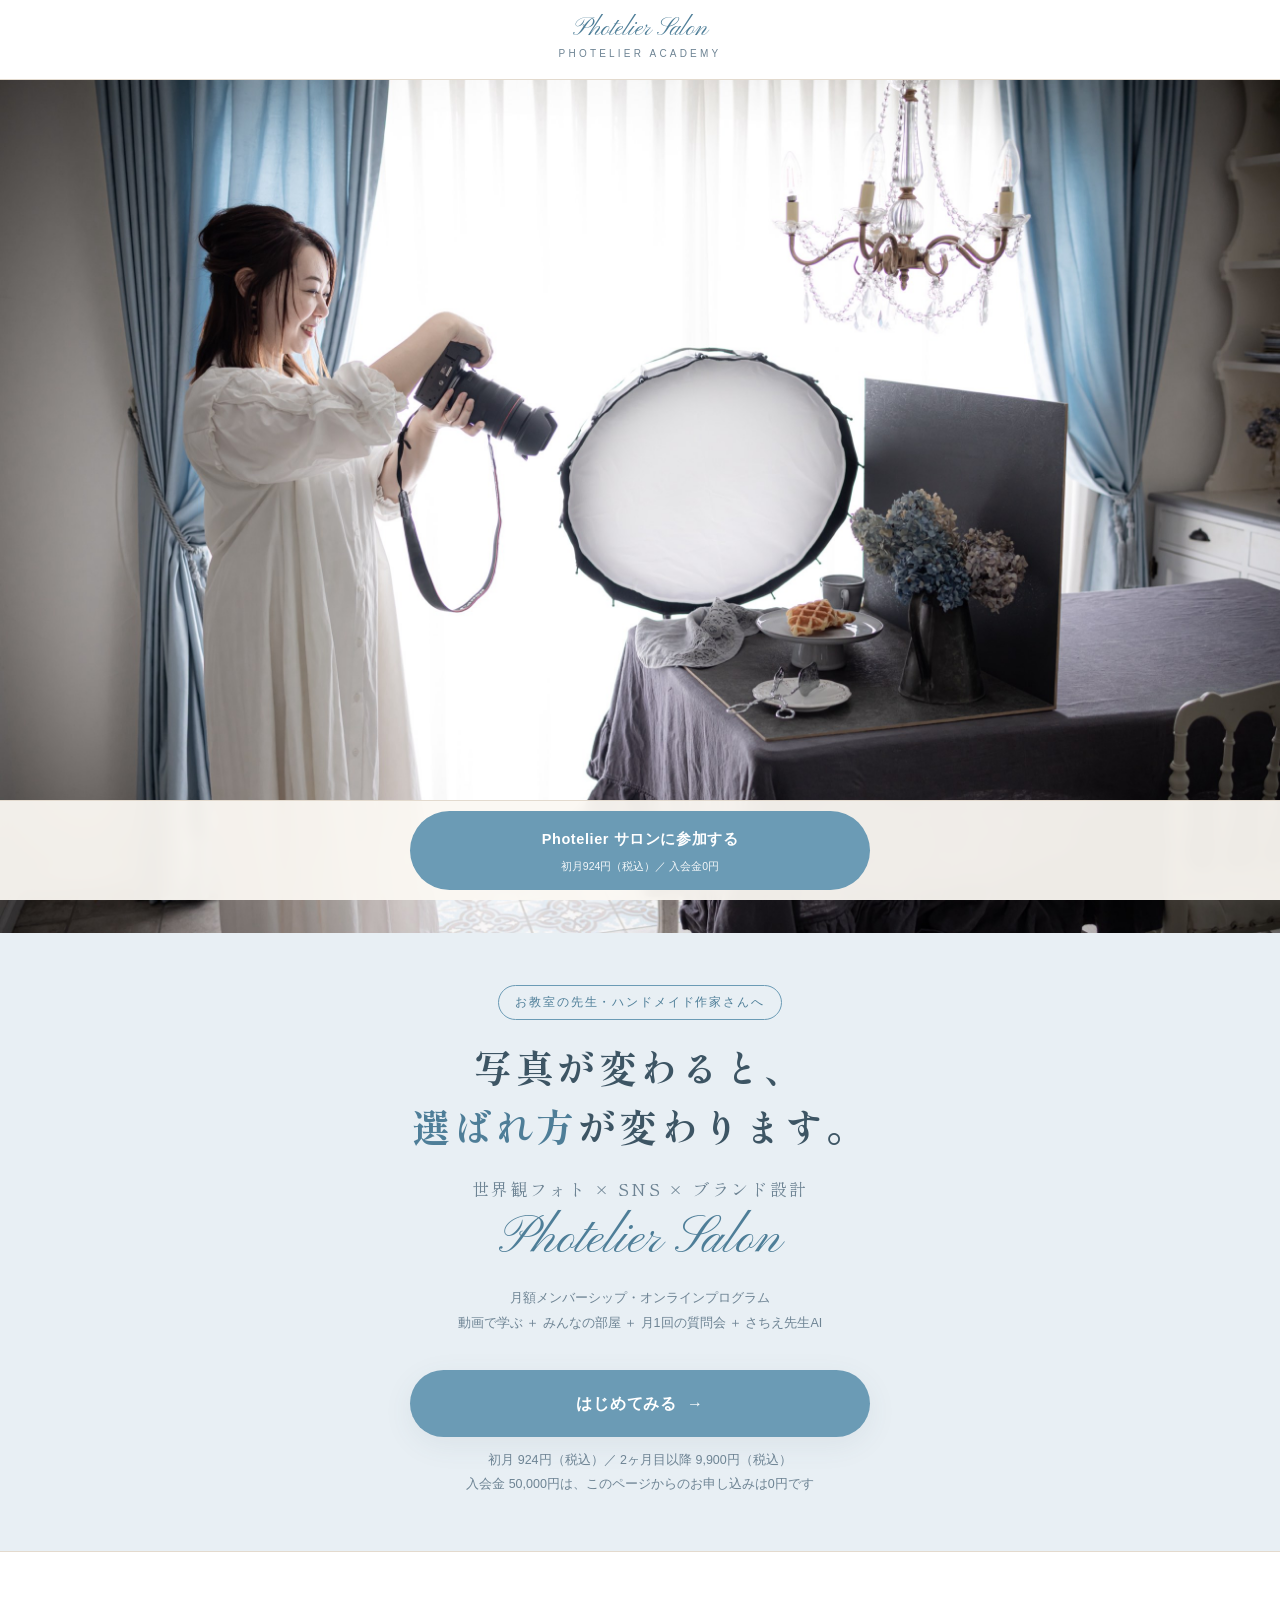
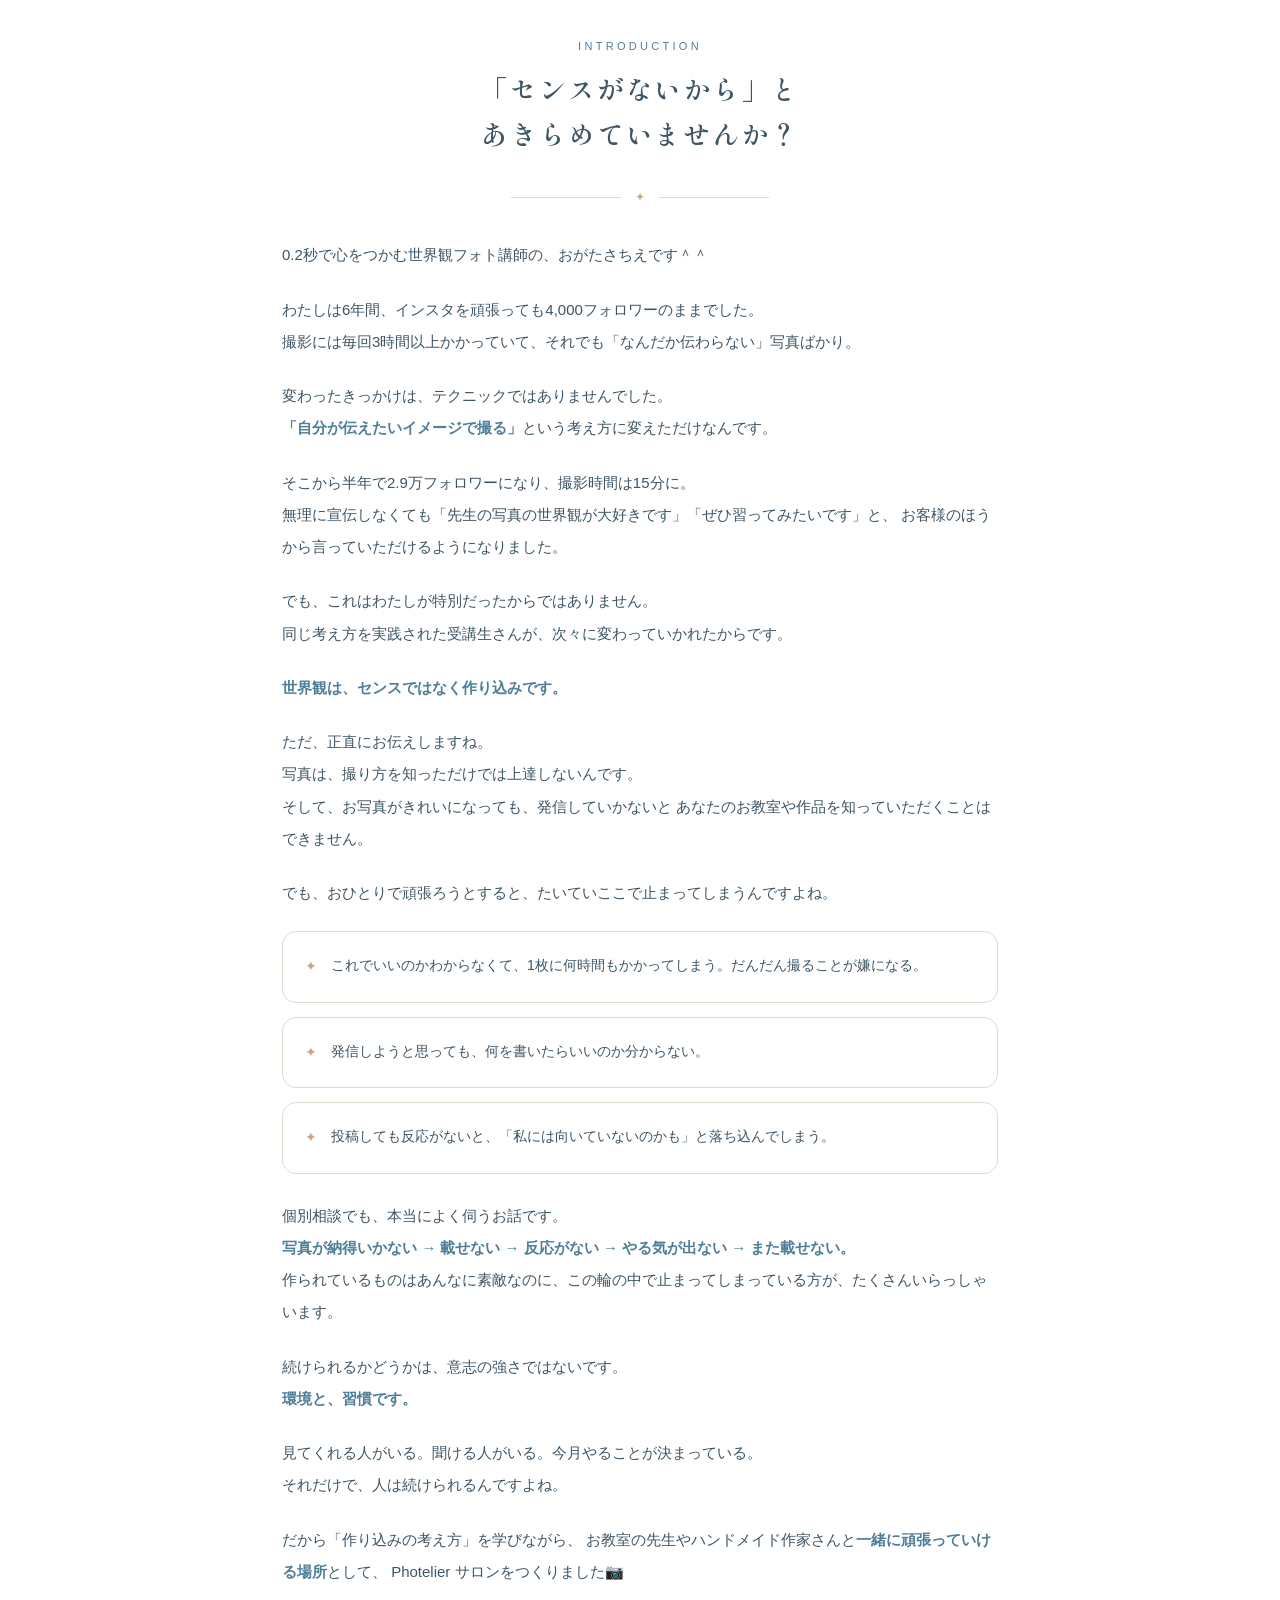
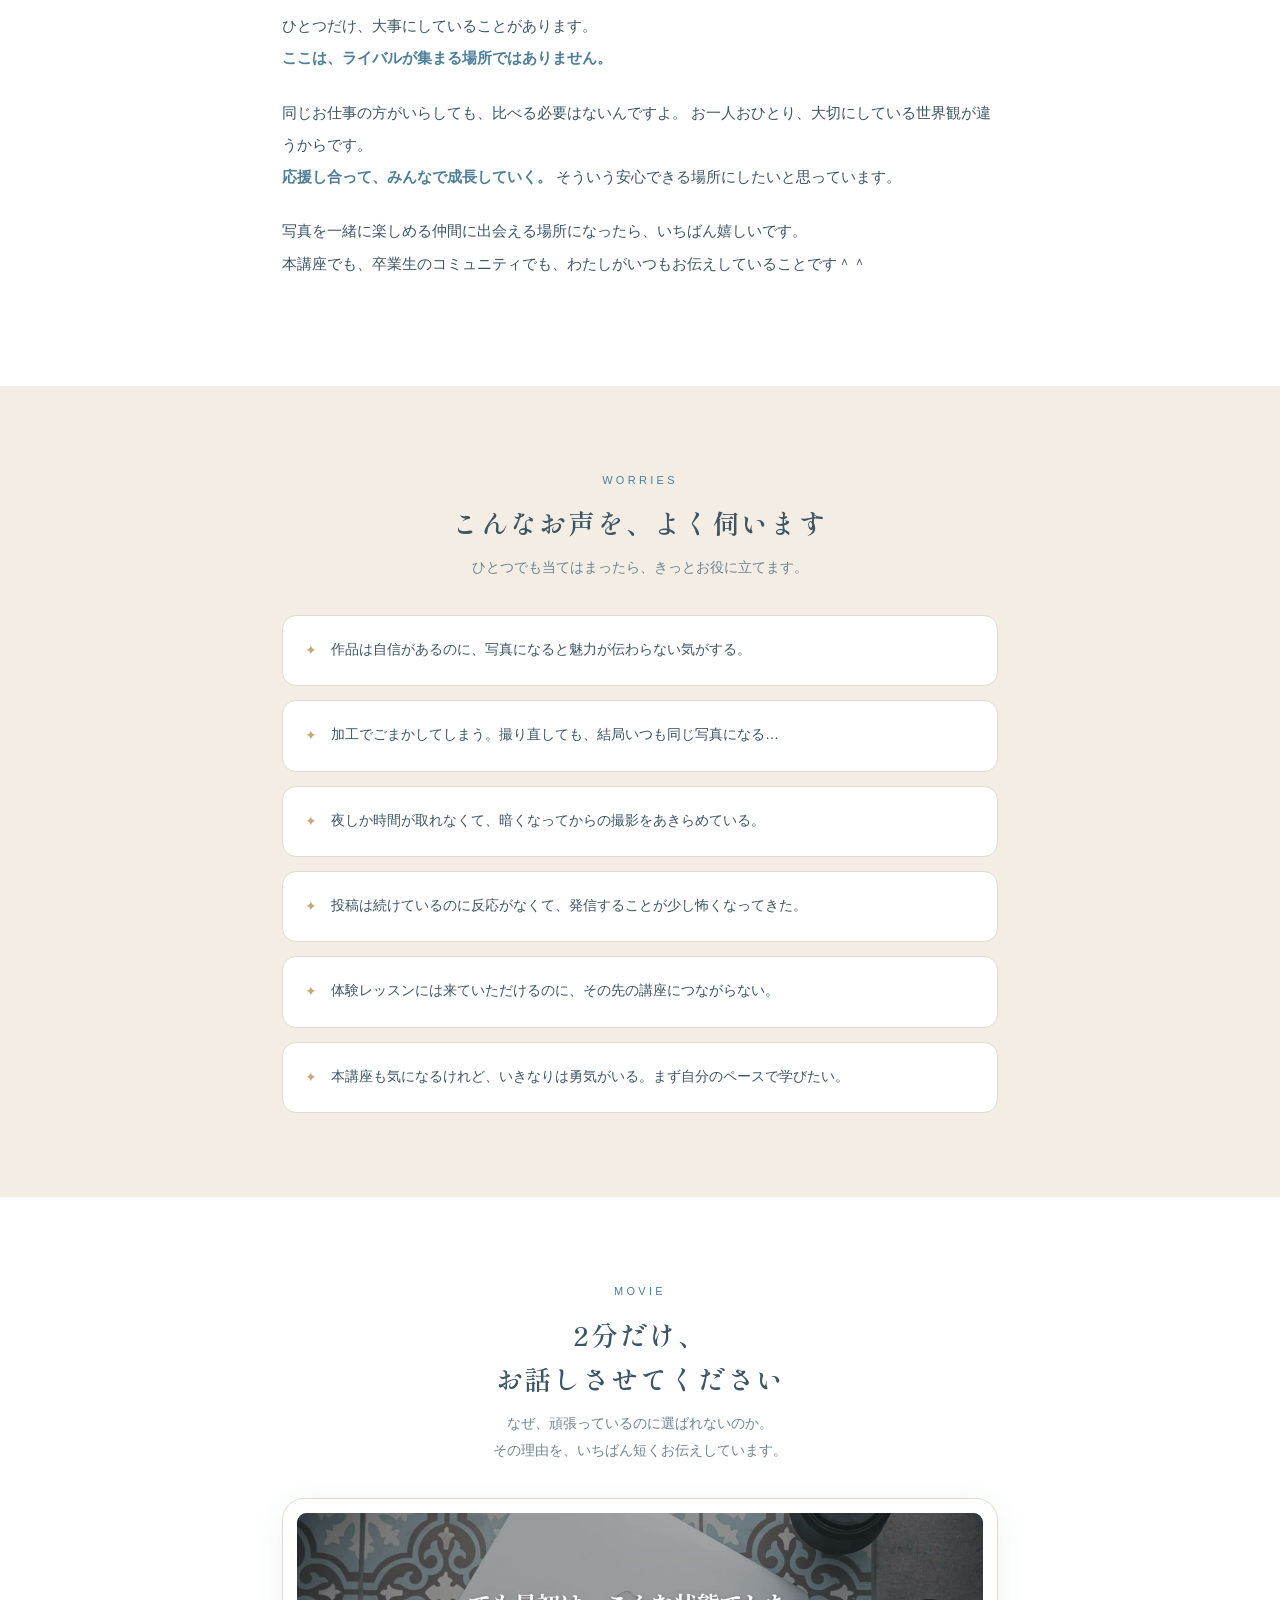
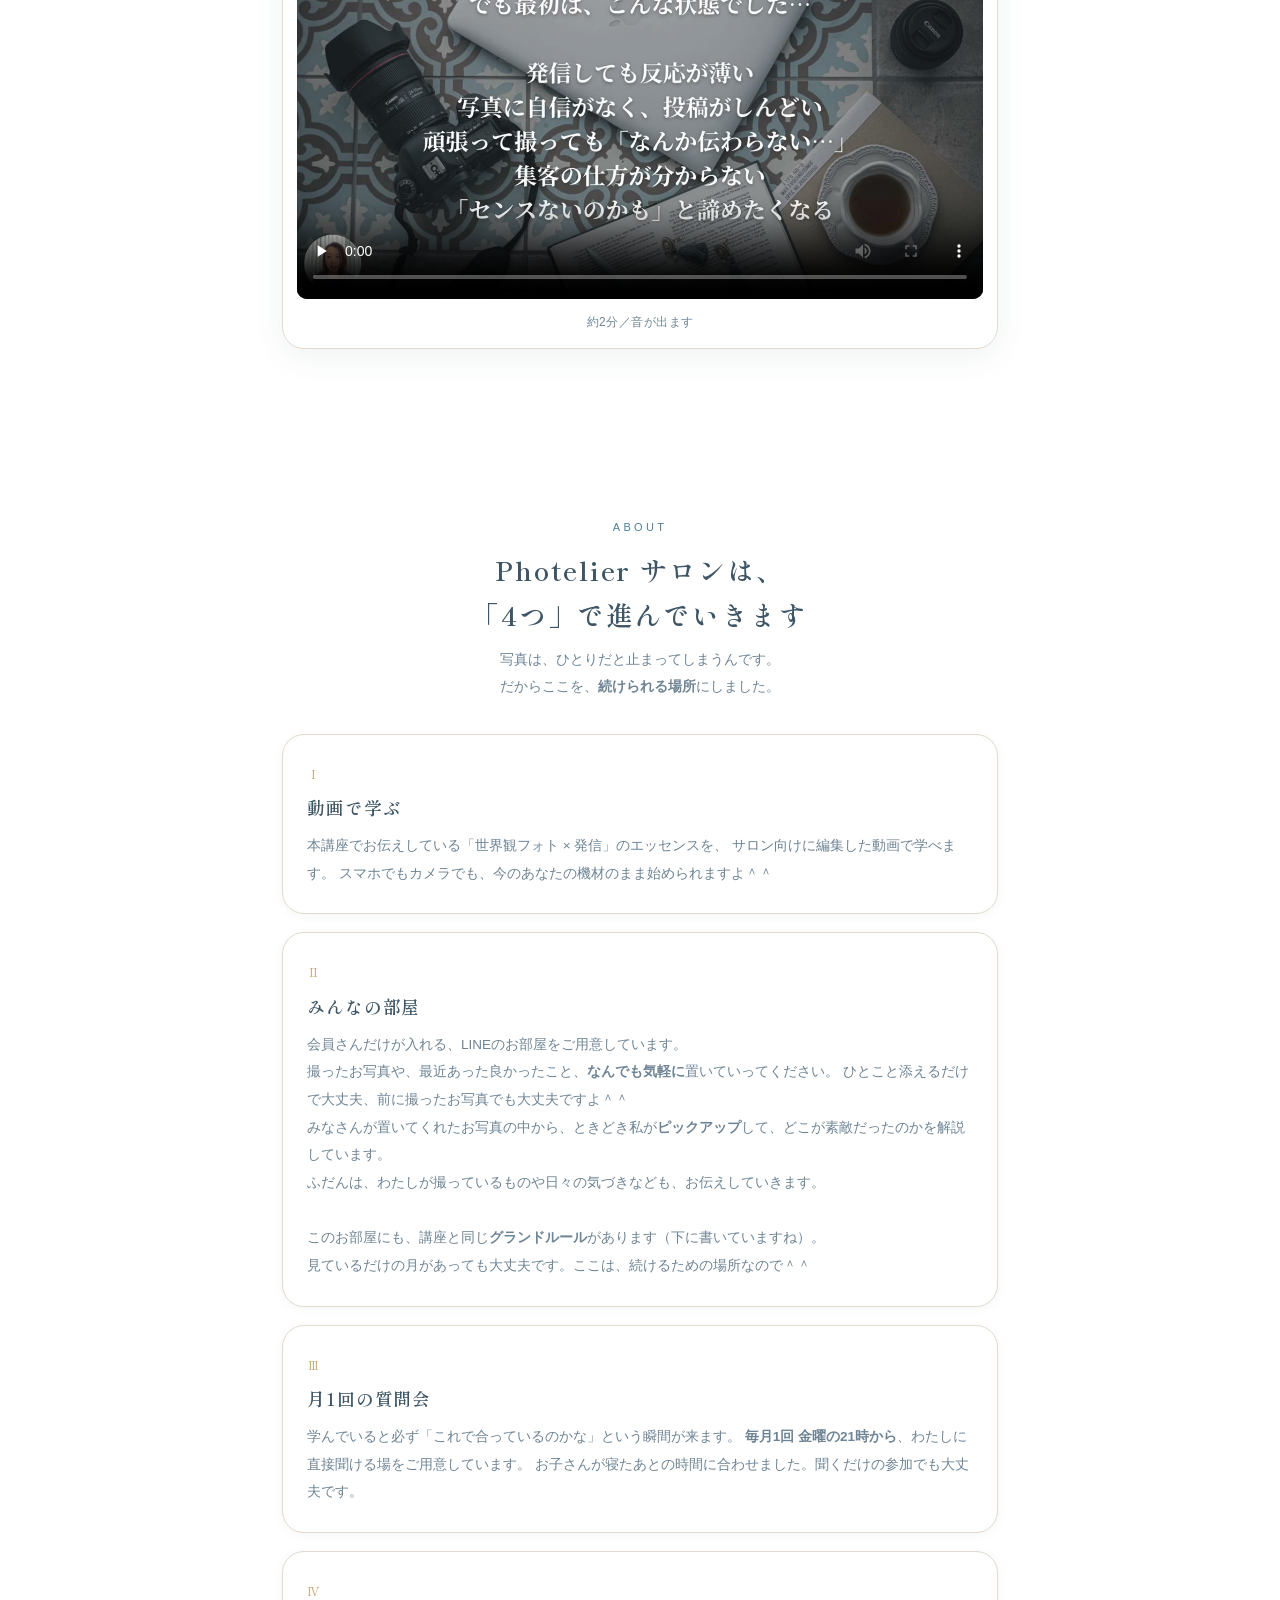
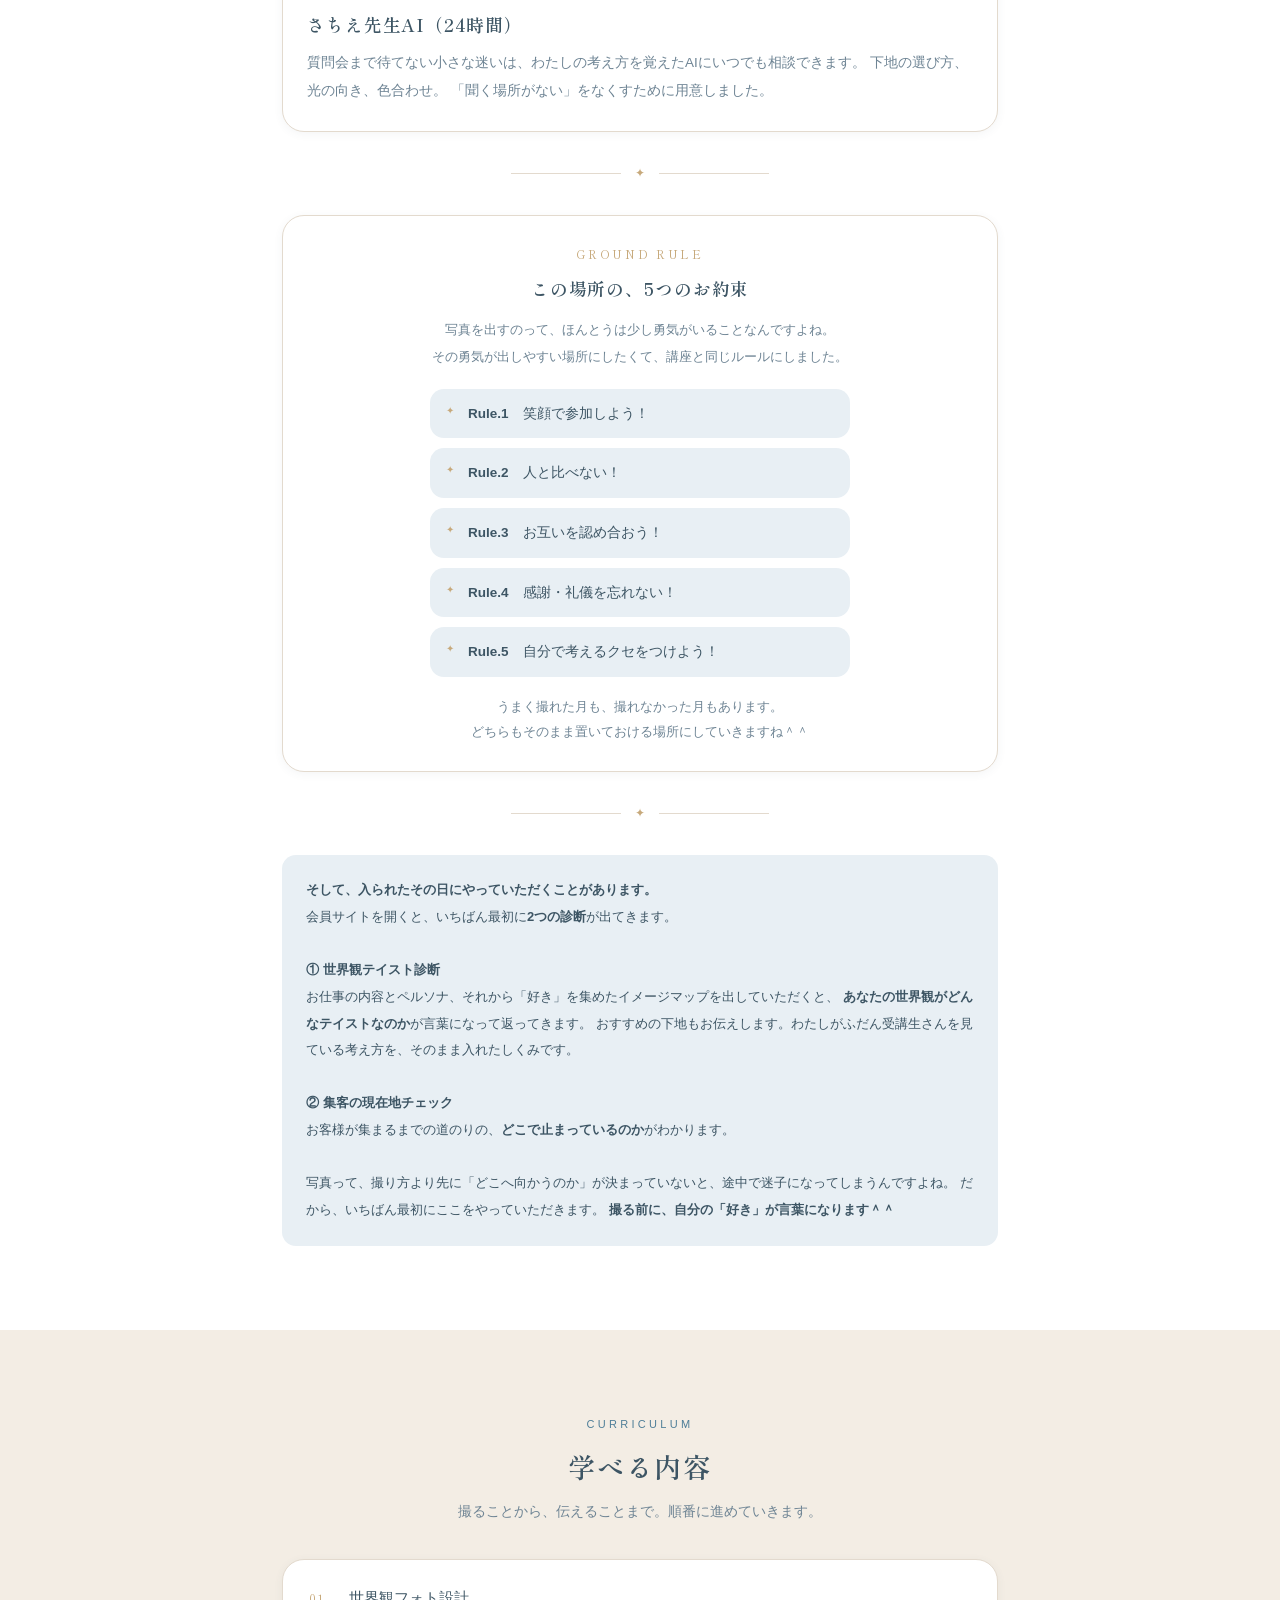
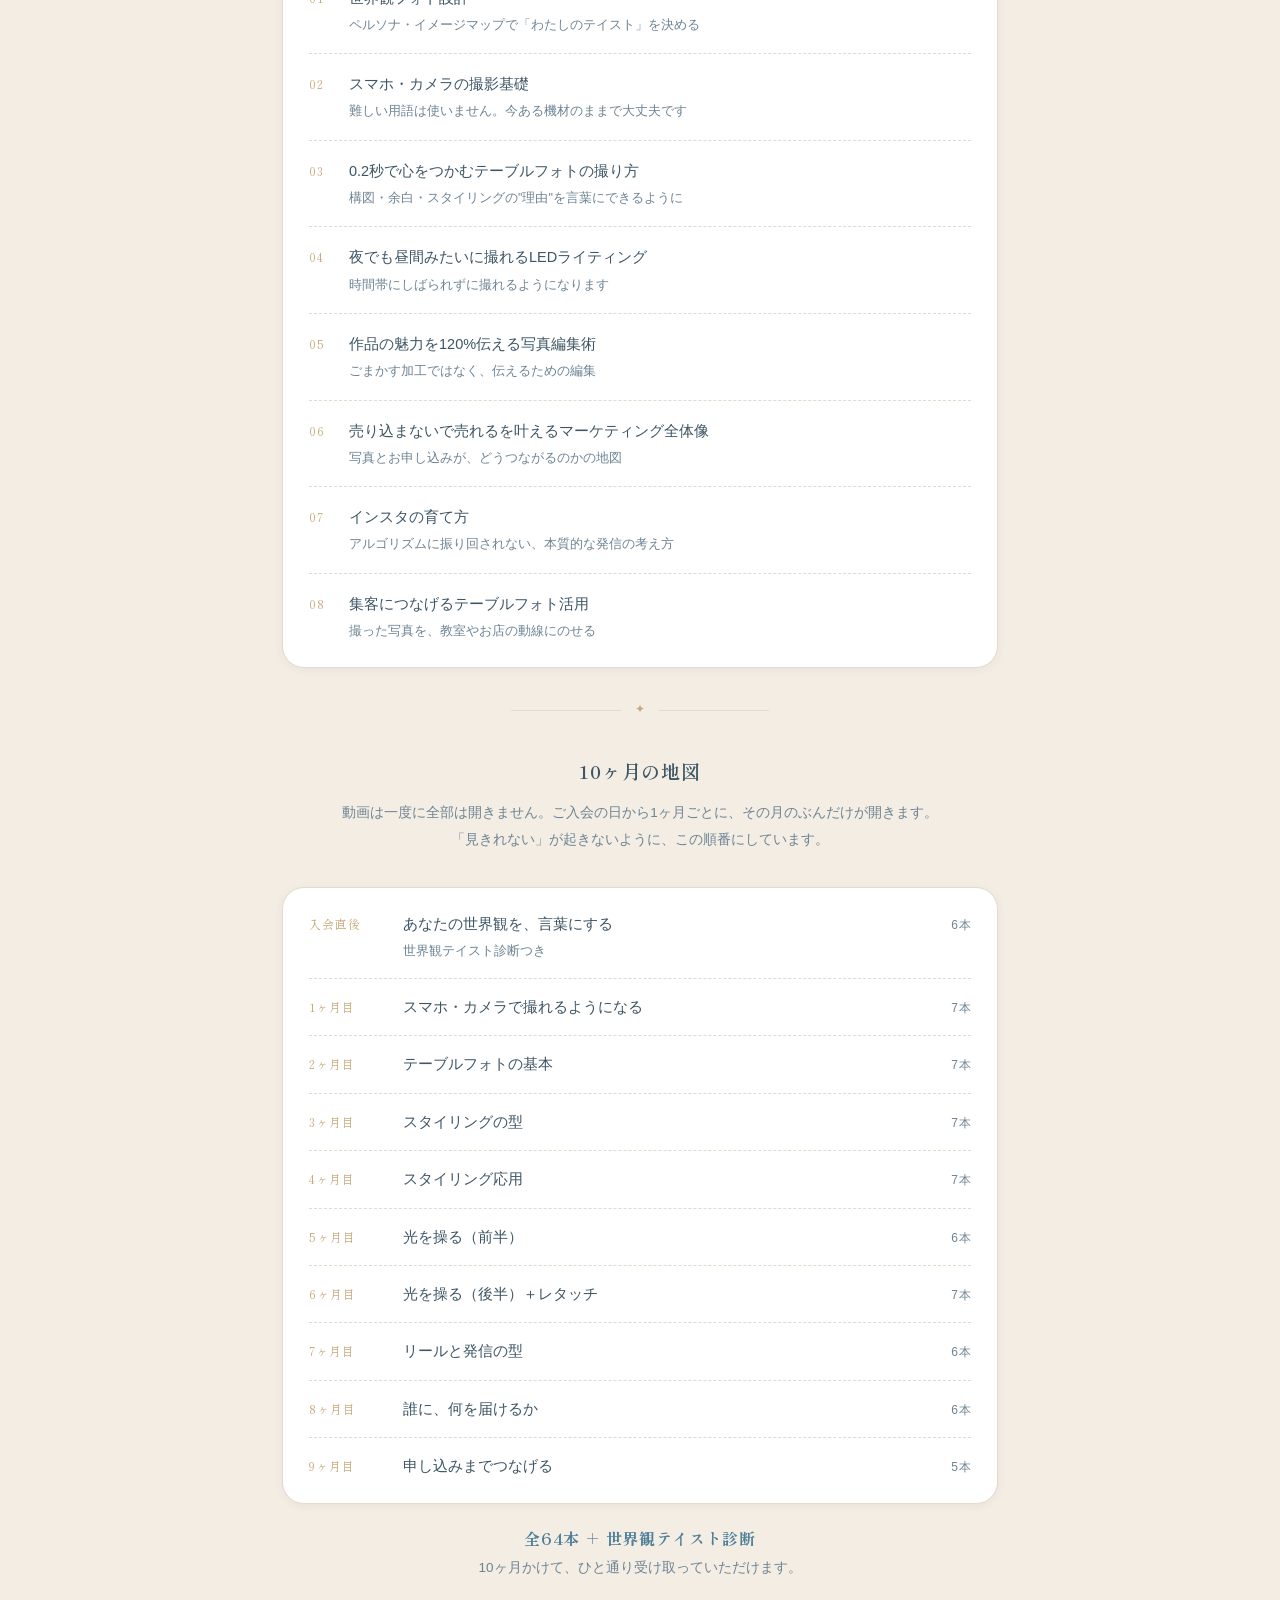
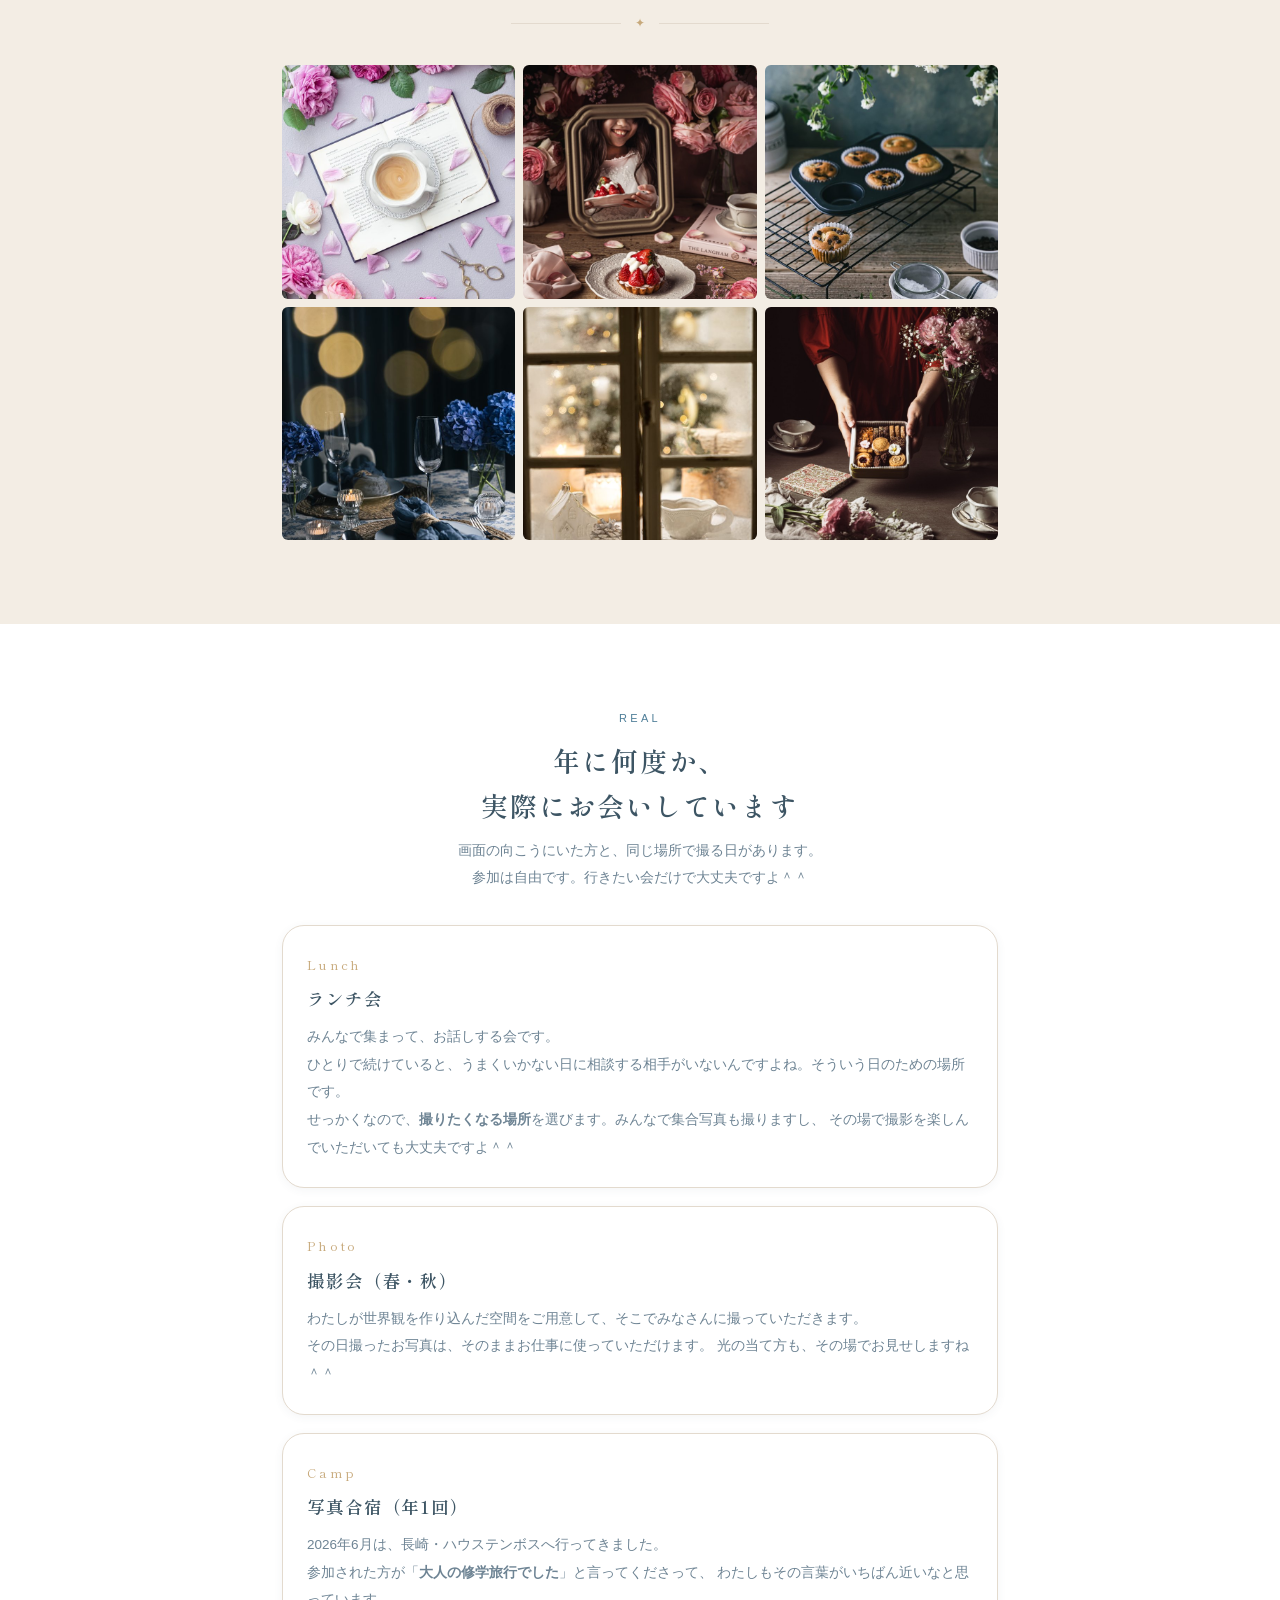
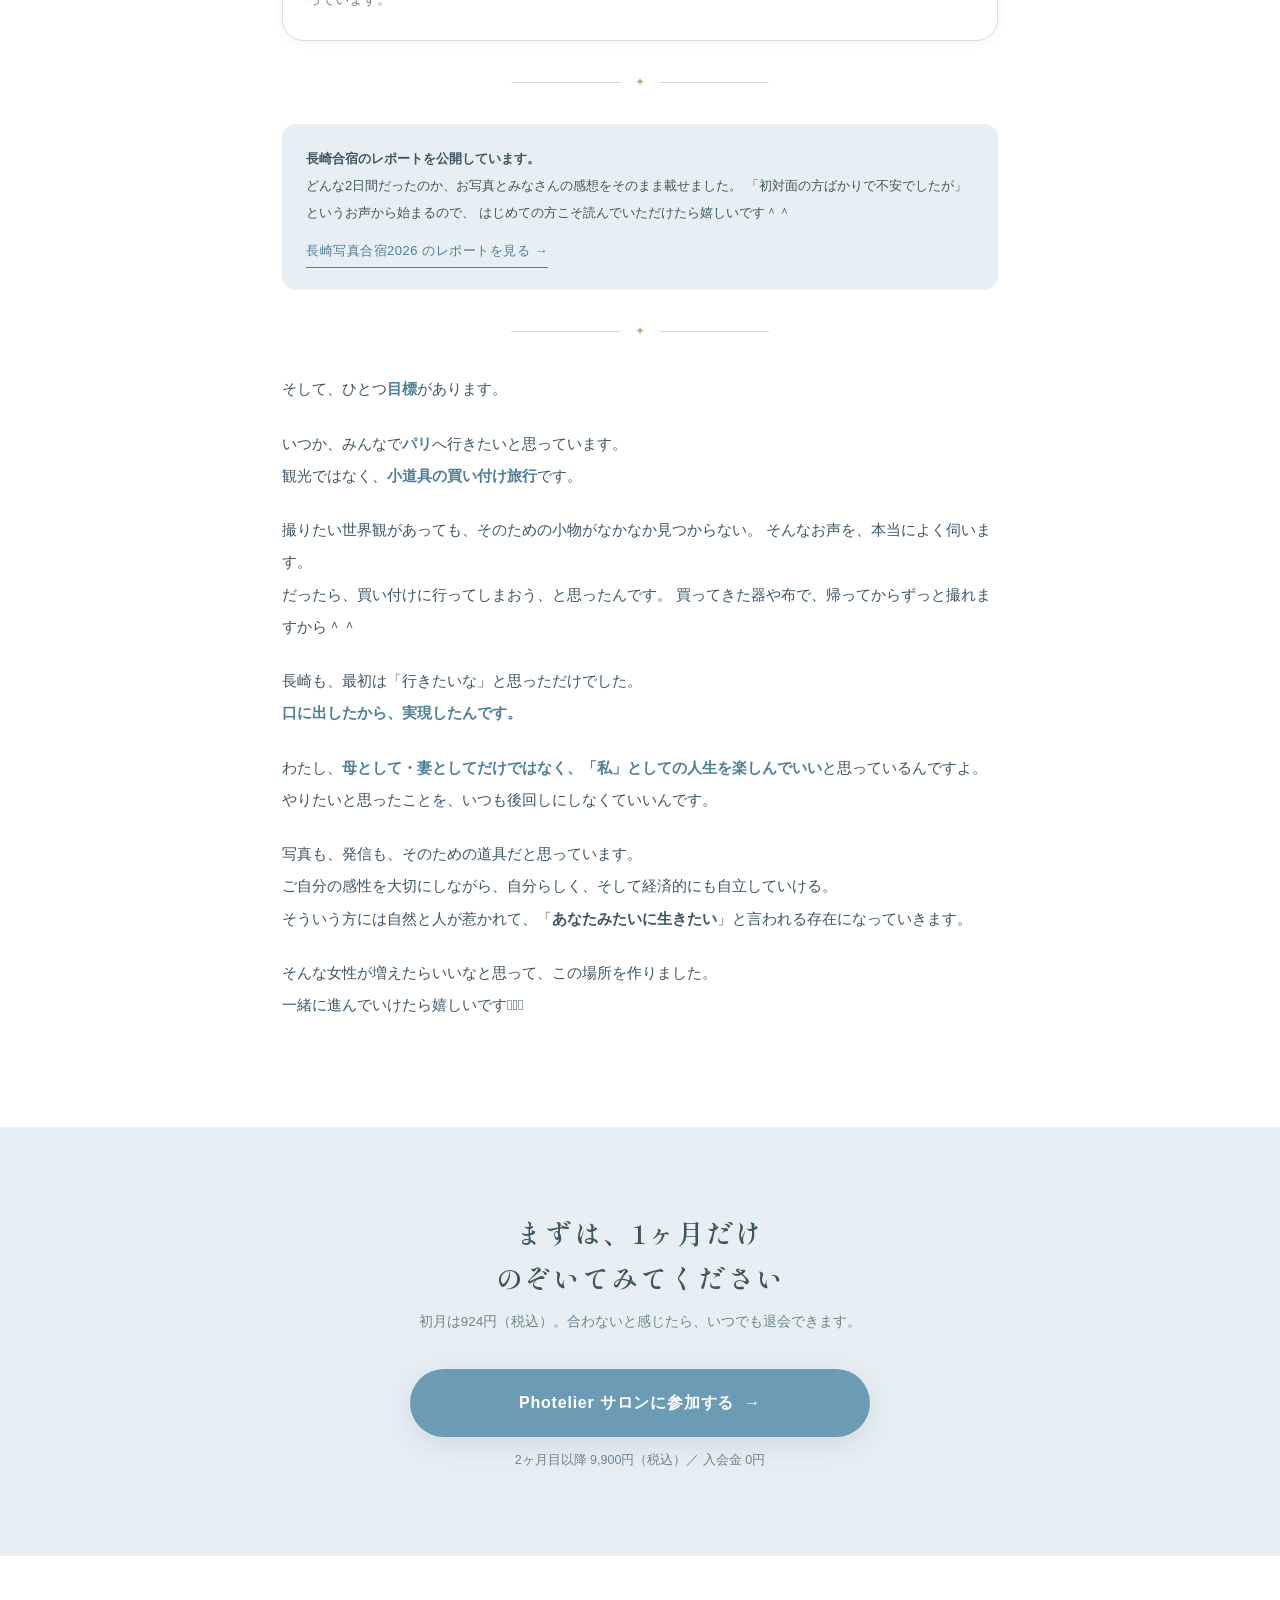
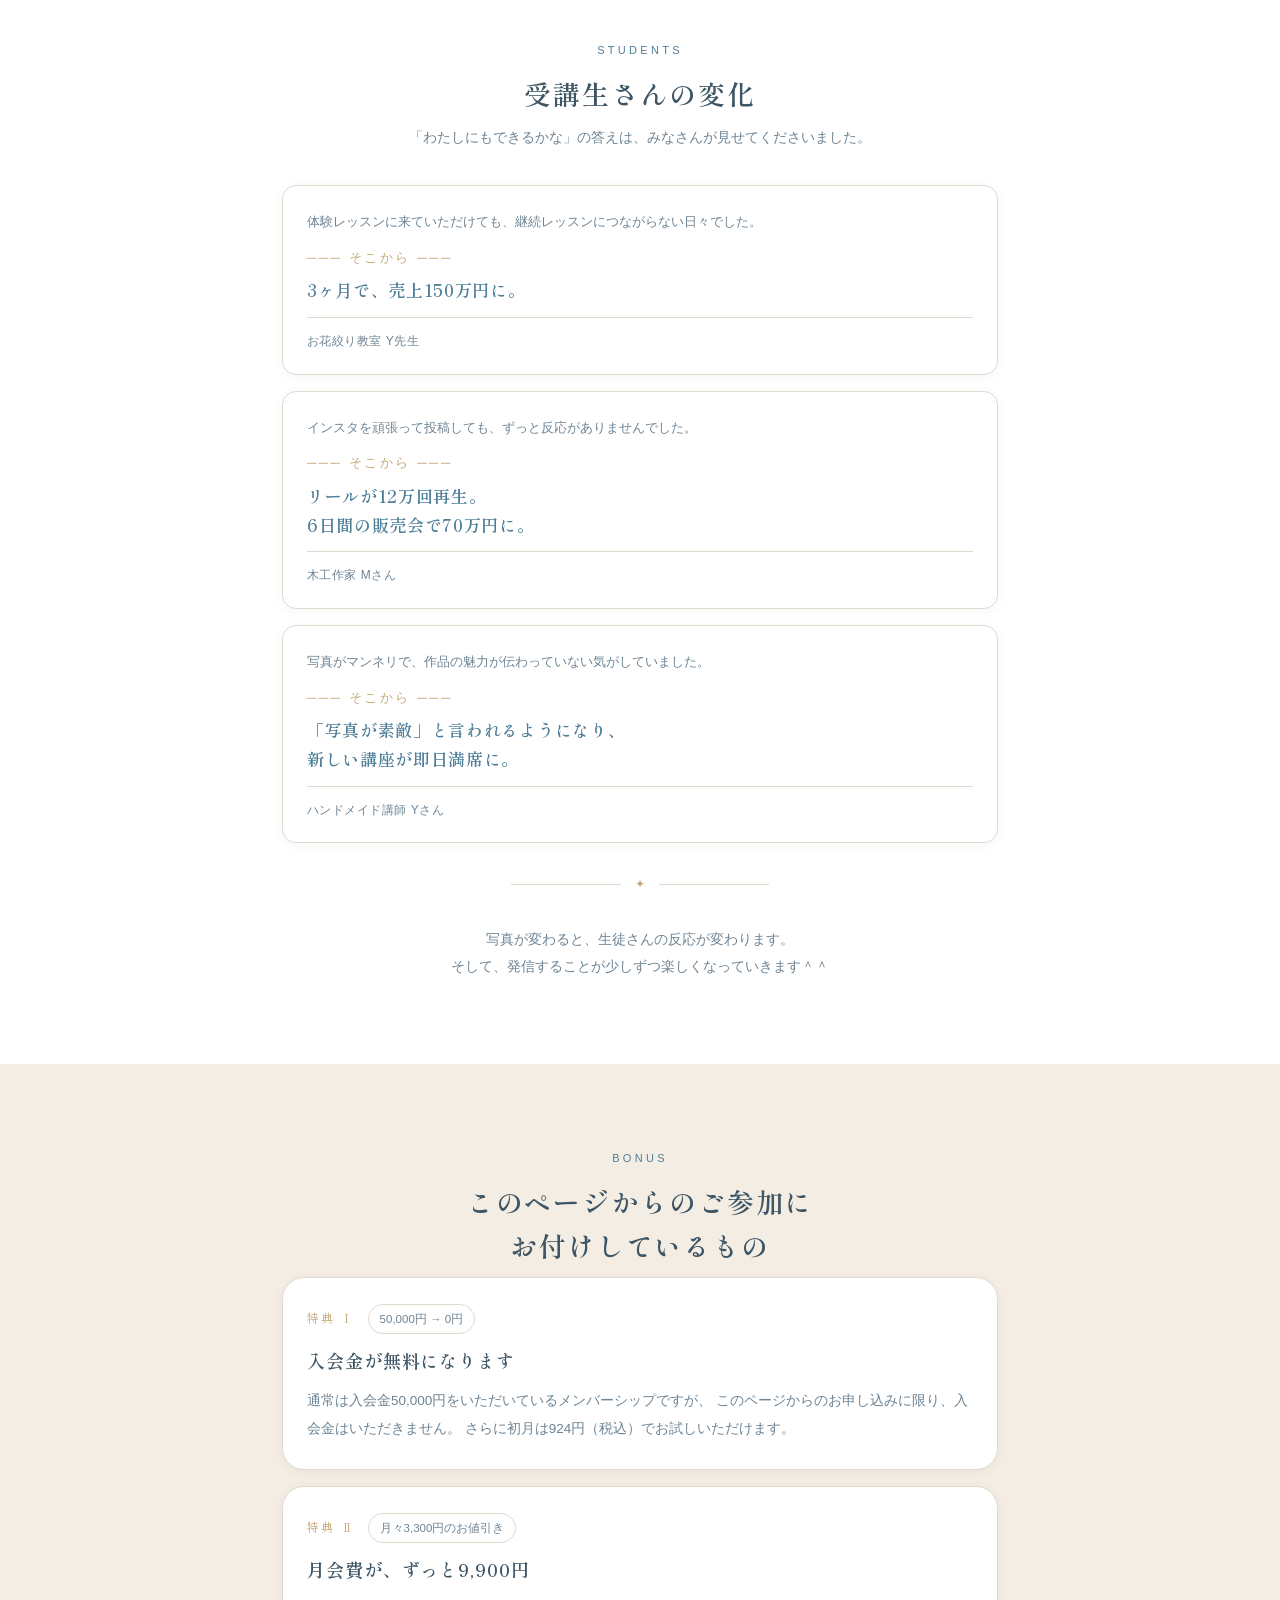
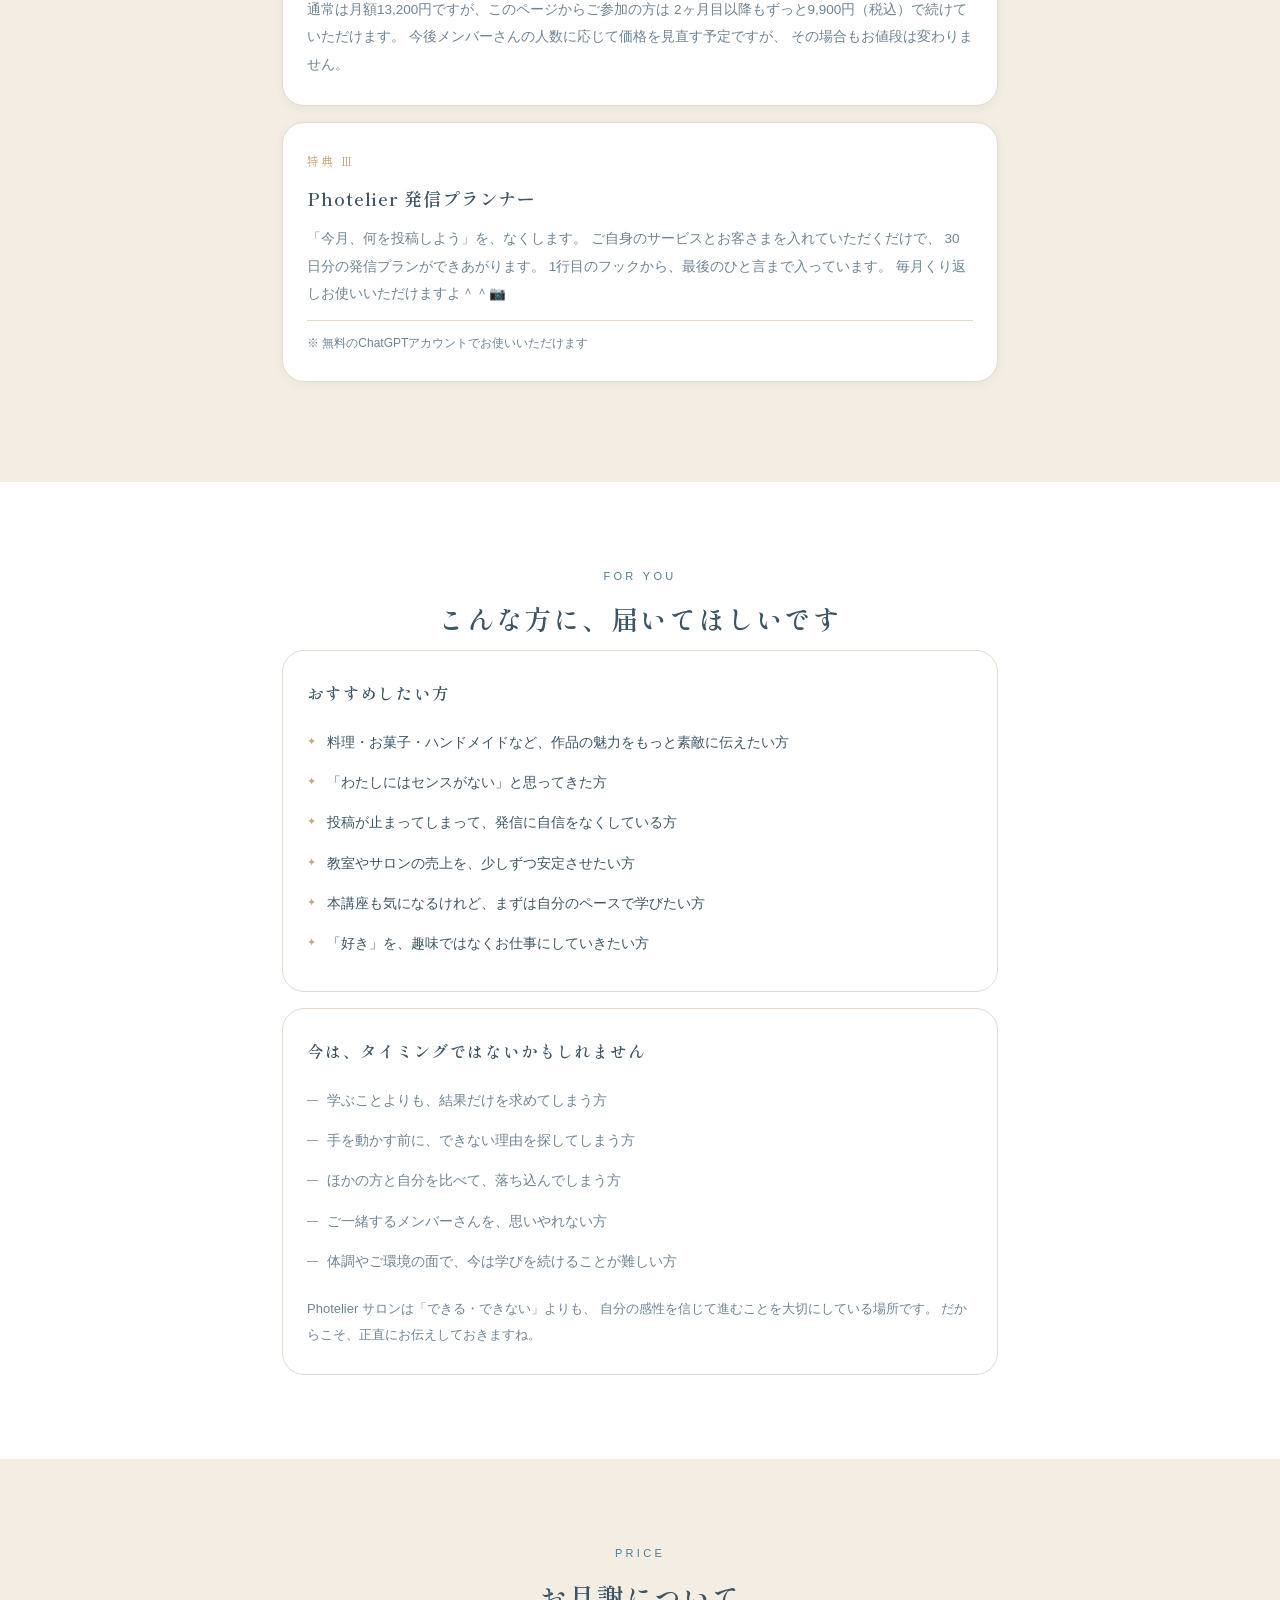
<file: static/salon-lp.html>
<!DOCTYPE html>
<html lang="ja">
<head>
<meta charset="UTF-8">
<meta name="viewport" content="width=device-width, initial-scale=1.0">
<title>Photelier サロン｜世界観フォト × SNS × ブランド設計</title>
<meta name="description" content="お教室の先生・ハンドメイド作家さんのための、月額メンバーシップ「Photelier サロン」。写真の考え方から発信までを、自分のペースで学べます。">
<link rel="stylesheet" href="/static/design-tokens.css">
<style>
  * { box-sizing: border-box; margin: 0; padding: 0; }
  html { scroll-behavior: smooth; }
  body {
    font-family: var(--sans);
    color: var(--text);
    background: var(--cream);
    line-height: 1.95;
    font-size: 15px;
    -webkit-font-smoothing: antialiased;
  }
  img { display: block; max-width: 100%; }

  /* ---------- 共通レイアウト ---------- */
  .wrap { max-width: 760px; margin: 0 auto; padding: 0 22px; }
  section { padding: clamp(48px, 9vw, 84px) 0; }
  .sec--tint { background: var(--cream-2); }
  .sec--blue { background: var(--hero-bg); }
  .sec--white { background: var(--white); }

  .eyebrow {
    font-size: 11px; letter-spacing: .3em; text-transform: uppercase;
    color: var(--blue-deep); text-align: center; margin-bottom: 10px;
  }
  h2 {
    font-family: var(--serif); font-weight: 600;
    font-size: clamp(20px, 3.6vw, 27px); letter-spacing: .07em;
    line-height: 1.65; text-align: center; margin-bottom: 8px;
  }
  .lead {
    text-align: center; color: var(--text-soft); font-size: 13.5px;
    line-height: 2; margin-bottom: 34px;
  }
  .divider {
    display: flex; align-items: center; justify-content: center;
    gap: 14px; color: var(--gold); font-size: 12px; margin: 30px 0;
  }
  .divider::before, .divider::after {
    content: ""; height: 1px; width: min(110px, 22vw); background: var(--line);
  }

  /* ---------- ヘッダー ---------- */
  header.site {
    background: var(--white); border-bottom: 1px solid var(--line);
    padding: 16px 22px; text-align: center; position: sticky; top: 0; z-index: 30;
  }
  header.site .logo { font-family: var(--script); font-size: 25px; color: var(--blue-deep); line-height: 1.1; }
  header.site .sub { font-size: 10px; letter-spacing: .32em; color: var(--text-soft); text-transform: uppercase; }

  /* ---------- ヒーロー ---------- */
  .hero { background: var(--hero-bg); border-bottom: 1px solid var(--line); padding: 0; }
  .hero__photo { width: 100%; aspect-ratio: 3/2; object-fit: cover; }
  .hero__body { padding: clamp(30px, 6vw, 52px) 22px clamp(34px, 6vw, 54px); text-align: center; }
  .hero__tag {
    display: inline-block; border: 1px solid var(--blue);
    color: var(--blue-deep); border-radius: 999px;
    padding: 5px 16px; font-size: 11.5px; letter-spacing: .16em; margin-bottom: 18px;
  }
  .hero__title {
    font-family: var(--serif); font-weight: 700;
    font-size: clamp(23px, 5.4vw, 38px); letter-spacing: .09em; line-height: 1.55;
  }
  .hero__title em { font-style: normal; color: var(--blue-deep); }
  .hero__sub { font-family: var(--serif); font-size: clamp(14px, 2.6vw, 17px); letter-spacing: .14em; color: var(--text-soft); margin-top: 16px; }
  .hero__name { font-family: var(--script); font-size: clamp(34px, 8vw, 52px); color: var(--blue-deep); margin-top: 6px; line-height: 1.1; }
  .hero__note { font-size: 12.5px; color: var(--text-soft); margin-top: 18px; line-height: 2; }

  /* ---------- CTA ---------- */
  .cta { text-align: center; margin: 34px 0 0; }
  .cta__btn {
    display: inline-flex; align-items: center; justify-content: center; gap: 10px;
    width: 100%; max-width: 460px; padding: 18px 22px;
    background: var(--blue); color: #fff; text-decoration: none;
    border-radius: 999px; font-size: 16px; font-weight: 600; letter-spacing: .05em;
    box-shadow: var(--shadow); transition: background .2s, transform .2s;
  }
  .cta__btn:hover { background: var(--blue-deep); transform: translateY(-1px); }
  .cta__price { font-size: 12.5px; color: var(--text-soft); margin-top: 12px; line-height: 1.9; }
  .cta--onblue .cta__btn { box-shadow: 0 8px 30px rgba(61,85,100,.14); }

  /* ---------- 語り（本文ブロック） ---------- */
  .talk { font-size: 15px; line-height: 2.15; }
  .talk p { margin-bottom: 22px; }
  .talk strong { font-weight: 600; color: var(--blue-deep); }

  /* ---------- お悩みカード ---------- */
  .worries { display: grid; gap: 14px; }
  .worry {
    background: var(--white); border: 1px solid var(--line); border-radius: var(--radius);
    padding: 20px 22px; display: flex; gap: 14px; align-items: flex-start;
  }
  .worry__mark { color: var(--gold); font-size: 14px; line-height: 2.1; flex-shrink: 0; }
  .worry p { font-size: 14px; line-height: 1.95; }

  /* ---------- 動画 ---------- */
  .movie {
    background: var(--white); border: 1px solid var(--line); border-radius: var(--radius-lg);
    padding: 14px; box-shadow: var(--shadow); overflow: hidden;
  }
  .movie video {
    display: block; width: 100%; aspect-ratio: 16/9;
    border-radius: 10px; background: #2A3B47;
  }
  .movie__note {
    font-size: 12px; color: var(--text-soft); letter-spacing: .04em;
    text-align: center; margin-top: 12px;
  }

  /* ---------- 3つの柱 ---------- */
  .pillars { display: grid; gap: 18px; }
  .pillar {
    background: var(--white); border: 1px solid var(--line); border-radius: var(--radius-lg);
    padding: 26px 24px; box-shadow: var(--shadow-sm);
  }
  .pillar__num { font-family: var(--serif); font-size: 13px; letter-spacing: .22em; color: var(--gold); margin-bottom: 8px; }
  .pillar h3 { font-family: var(--serif); font-size: 17.5px; font-weight: 600; letter-spacing: .05em; margin-bottom: 10px; line-height: 1.6; }
  .pillar p { font-size: 13.5px; color: var(--text-soft); line-height: 2.05; }

  /* ---------- カリキュラム ---------- */
  .curriculum { background: var(--white); border: 1px solid var(--line); border-radius: var(--radius-lg); padding: 8px 26px; box-shadow: var(--shadow-sm); }
  .curriculum li { list-style: none; padding: 17px 0; border-bottom: 1px dashed var(--line); display: flex; gap: 14px; align-items: baseline; }
  .curriculum li:last-child { border-bottom: none; }
  .curriculum .no { font-family: var(--serif); font-size: 12px; color: var(--gold); letter-spacing: .1em; flex-shrink: 0; width: 26px; }
  .curriculum .ttl { font-size: 14.5px; line-height: 1.8; }
  .curriculum .ttl span { display: block; font-size: 12.5px; color: var(--text-soft); margin-top: 3px; }

  /* ---------- 10ヶ月の地図 ---------- */
  .roadmap {
    background: var(--white); border: 1px solid var(--line); border-radius: var(--radius-lg);
    padding: 8px 26px; box-shadow: var(--shadow-sm);
  }
  .roadmap li {
    list-style: none; padding: 15px 0; border-bottom: 1px dashed var(--line);
    display: flex; gap: 16px; align-items: baseline;
  }
  .roadmap li:last-child { border-bottom: none; }
  .roadmap .when {
    font-family: var(--serif); font-size: 12px; color: var(--gold); letter-spacing: .08em;
    flex-shrink: 0; width: 78px;
  }
  .roadmap .what { font-size: 14.5px; line-height: 1.8; flex: 1; }
  .roadmap .count { font-size: 12px; color: var(--text-soft); flex-shrink: 0; letter-spacing: .04em; }
  .roadmap__total {
    text-align: center; font-size: 13.5px; color: var(--text-soft);
    line-height: 2.05; margin-top: 18px;
  }
  .roadmap__total strong { font-family: var(--serif); font-size: 16px; color: var(--blue-deep); letter-spacing: .04em; }
  @media (max-width: 520px) {
    .roadmap { padding: 8px 18px; }
    .roadmap li { flex-wrap: wrap; gap: 4px 12px; }
    .roadmap .what { flex-basis: 100%; order: 3; }
  }

  /* ---------- ギャラリー ---------- */
  .gallery { display: grid; grid-template-columns: repeat(3, 1fr); gap: 8px; }
  .gallery img { aspect-ratio: 1/1; object-fit: cover; border-radius: 6px; }

  /* ---------- 受講生の変化 ---------- */
  .voices { display: grid; gap: 16px; }
  .voice {
    background: var(--white); border: 1px solid var(--line); border-radius: var(--radius);
    padding: 24px 24px 20px; box-shadow: var(--shadow-sm);
  }
  .voice__before { font-size: 13px; color: var(--text-soft); line-height: 1.9; }
  .voice__arrow { color: var(--gold); font-size: 13px; margin: 10px 0 6px; letter-spacing: .2em; }
  .voice__after { font-family: var(--serif); font-size: 17px; font-weight: 600; letter-spacing: .04em; line-height: 1.7; color: var(--blue-deep); }
  .voice__who { font-size: 12px; color: var(--text-soft); margin-top: 12px; padding-top: 12px; border-top: 1px solid var(--line); letter-spacing: .04em; }

  /* ---------- 特典 ---------- */
  .bonus {
    background: var(--white); border: 1px solid var(--line); border-radius: var(--radius-lg);
    padding: 26px 24px; box-shadow: var(--shadow-sm); margin-bottom: 16px;
  }
  .bonus__head { display: flex; align-items: baseline; gap: 12px; flex-wrap: wrap; margin-bottom: 12px; }
  .bonus__no { font-family: var(--serif); font-size: 12px; letter-spacing: .2em; color: var(--gold); }
  .bonus__value { font-size: 11.5px; color: var(--text-soft); border: 1px solid var(--line); border-radius: 999px; padding: 3px 11px; }
  .bonus h3 { font-family: var(--serif); font-size: 18px; font-weight: 600; letter-spacing: .05em; line-height: 1.6; width: 100%; }
  .bonus p { font-size: 13.5px; color: var(--text-soft); line-height: 2.05; }
  .bonus ul { margin: 12px 0 0; padding-left: 0; list-style: none; }
  .bonus ul li { font-size: 13.5px; line-height: 1.95; padding-left: 18px; position: relative; }
  .bonus ul li::before { content: "✦"; position: absolute; left: 0; color: var(--gold); font-size: 10px; }
  .bonus__note { font-size: 12px !important; color: var(--text-soft); margin-top: 12px; padding-top: 12px; border-top: 1px solid var(--line); line-height: 1.8 !important; }

  /* ---------- 向き / 不向き ---------- */
  .fit { background: var(--white); border: 1px solid var(--line); border-radius: var(--radius-lg); padding: 26px 24px; }
  .fit + .fit { margin-top: 16px; }
  .fit h3 { font-family: var(--serif); font-size: 16.5px; font-weight: 600; letter-spacing: .05em; margin-bottom: 14px; }
  .fit ul { list-style: none; }
  .fit li { font-size: 13.5px; line-height: 1.95; padding: 7px 0 7px 20px; position: relative; }
  .fit li::before { position: absolute; left: 0; font-size: 11px; top: 8px; }
  .fit--yes li::before { content: "✦"; color: var(--gold); }
  .fit--no li::before { content: "―"; color: var(--text-soft); }
  .fit--no li { color: var(--text-soft); }

  /* ---------- 料金 ---------- */
  .price {
    background: var(--white); border: 1px solid var(--blue);
    border-radius: var(--radius-lg); padding: 30px 26px; box-shadow: var(--shadow); text-align: center;
  }
  .price__label { font-family: var(--serif); font-size: 15px; letter-spacing: .08em; margin-bottom: 18px; }
  .price__row { display: flex; justify-content: space-between; align-items: baseline; gap: 12px; padding: 14px 0; border-bottom: 1px dashed var(--line); text-align: left; }
  .price__row:last-of-type { border-bottom: none; }
  .price__k { font-size: 13.5px; }
  .price__v { font-family: var(--serif); font-size: 19px; font-weight: 600; letter-spacing: .03em; white-space: nowrap; }
  .price__v small { font-size: 12px; font-family: var(--sans); font-weight: 400; }
  .price__was { color: var(--text-soft); font-size: 12.5px; text-decoration: line-through; margin-right: 6px; font-family: var(--sans); font-weight: 400; }
  .price__note { font-size: 12px; color: var(--text-soft); line-height: 2; margin-top: 18px; text-align: left; }

  /* ---------- サポート範囲 ---------- */
  .scope { background: var(--hero-bg); border-radius: var(--radius); padding: 22px 24px; font-size: 13px; line-height: 2.05; color: var(--text); }
  .scope b { font-weight: 600; }
  .linkline { display: inline-block; margin-top: 12px; color: var(--blue-deep); font-size: 13px; letter-spacing: .04em; border-bottom: 1px solid var(--blue-deep); padding-bottom: 2px; text-decoration: none; }

  /* ---------- グランドルール ---------- */
  .rules { background: var(--white); border: 1px solid var(--line); border-radius: var(--radius-lg); padding: 26px 24px; box-shadow: var(--shadow-sm); text-align: center; }
  .rules__label { font-family: var(--serif); font-size: 12px; letter-spacing: .22em; color: var(--gold); margin-bottom: 10px; }
  .rules h3 { font-family: var(--serif); font-size: 17.5px; font-weight: 600; letter-spacing: .05em; line-height: 1.6; margin-bottom: 14px; }
  .rules__lead { font-size: 13px; color: var(--text-soft); line-height: 2.05; margin-bottom: 18px; }
  .rules ul { list-style: none; display: grid; gap: 10px; max-width: 420px; margin: 0 auto; text-align: left; }
  .rules li { position: relative; padding: 12px 16px 12px 38px; background: var(--hero-bg); border-radius: var(--radius); font-size: 13.5px; line-height: 1.9; }
  .rules li::before { content: "✦"; position: absolute; left: 16px; top: 12px; color: var(--gold); font-size: 10px; }
  .rules__note { font-size: 12.5px; color: var(--text-soft); line-height: 2; margin-top: 18px; }

  /* ---------- FAQ ---------- */
  .faq { background: var(--white); border: 1px solid var(--line); border-radius: var(--radius); overflow: hidden; }
  .faq details { border-bottom: 1px solid var(--line); }
  .faq details:last-child { border-bottom: none; }
  .faq summary { padding: 18px 22px; font-size: 14px; cursor: pointer; list-style: none; display: flex; gap: 12px; align-items: flex-start; line-height: 1.8; }
  .faq summary::-webkit-details-marker { display: none; }
  .faq summary::before { content: "Q"; font-family: var(--serif); color: var(--gold); font-size: 13px; flex-shrink: 0; }
  .faq p { padding: 0 22px 20px 52px; font-size: 13.5px; color: var(--text-soft); line-height: 2.05; }

  /* ---------- フッター ---------- */
  footer { background: var(--white); border-top: 1px solid var(--line); padding: 34px 22px 100px; text-align: center; }
  footer .logo { font-family: var(--script); font-size: 22px; color: var(--blue-deep); }
  footer .fine { font-size: 11.5px; color: var(--text-soft); line-height: 2; margin-top: 14px; text-align: left; max-width: 700px; margin-left: auto; margin-right: auto; }
  footer .copy { font-size: 11px; color: var(--text-soft); letter-spacing: .1em; margin-top: 20px; }

  /* ---------- 固定CTA ---------- */
  .fixed-cta {
    position: fixed; left: 0; right: 0; bottom: 0; z-index: 40;
    background: rgba(251,248,243,.95); border-top: 1px solid var(--line);
    padding: 10px 16px calc(10px + env(safe-area-inset-bottom));
    backdrop-filter: blur(6px);
  }
  .fixed-cta a {
    display: block; max-width: 460px; margin: 0 auto; text-align: center;
    background: var(--blue); color: #fff; text-decoration: none;
    padding: 14px; border-radius: 999px; font-size: 14.5px; font-weight: 600; letter-spacing: .04em;
  }
  .fixed-cta a:hover { background: var(--blue-deep); }
  .fixed-cta small { display: block; font-size: 10.5px; font-weight: 400; letter-spacing: 0; opacity: .92; margin-top: 2px; }

  @media (max-width: 480px) {
    body { font-size: 14.5px; }
    .talk { font-size: 14.5px; }
    .gallery { gap: 6px; }
    /* ボタンの文字が2行に折れないように、スマホでは少し小さく */
    .cta__btn { font-size: 15px; padding: 17px 18px; gap: 8px; }
    .price { padding: 28px 18px; }
    /* スライドの文字が読めるよう、スマホでは動画を画面いっぱいに */
    .movie {
      margin-left: -22px; margin-right: -22px;
      padding: 0; border-left: none; border-right: none; border-radius: 0;
    }
    .movie video { border-radius: 0; }
    .movie__note { margin: 10px 0 0; }
  }
</style>
</head>
<body>

<header class="site">
  <div class="logo">Photelier&nbsp;Salon</div>
  <div class="sub">Photelier Academy</div>
</header>

<!-- ===== ヒーロー ===== -->
<div class="hero">
  <img class="hero__photo" src="/static/mock-assets/hero.jpg?v=2" alt="世界観フォトの撮影風景">
  <div class="hero__body">
    <div class="hero__tag">お教室の先生・ハンドメイド作家さんへ</div>
    <h1 class="hero__title">
      写真が変わると、<br><em>選ばれ方</em>が変わります。
    </h1>
    <div class="hero__sub">世界観フォト × SNS × ブランド設計</div>
    <div class="hero__name">Photelier Salon</div>
    <p class="hero__note">
      月額メンバーシップ・オンラインプログラム<br>
      動画で学ぶ ＋ みんなの部屋 ＋ 月1回の質問会 ＋ さちえ先生AI
    </p>
    <div class="cta">
      <a class="cta__btn" href="/subscribe">はじめてみる<span>→</span></a>
      <p class="cta__price">初月 924円（税込）／ 2ヶ月目以降 9,900円（税込）<br>入会金 50,000円は、このページからのお申し込みは0円です</p>
    </div>
  </div>
</div>

<!-- ===== さちえの語り ===== -->
<section class="sec--white">
  <div class="wrap">
    <div class="eyebrow">Introduction</div>
    <h2>「センスがないから」と<br>あきらめていませんか？</h2>
    <div class="divider">✦</div>

    <div class="talk">
      <p>0.2秒で心をつかむ世界観フォト講師の、おがたさちえです＾＾</p>

      <p>
        わたしは6年間、インスタを頑張っても4,000フォロワーのままでした。<br>
        撮影には毎回3時間以上かかっていて、それでも「なんだか伝わらない」写真ばかり。
      </p>

      <p>
        変わったきっかけは、テクニックではありませんでした。<br>
        <strong>「自分が伝えたいイメージで撮る」</strong>という考え方に変えただけなんです。
      </p>

      <p>
        そこから半年で2.9万フォロワーになり、撮影時間は15分に。<br>
        無理に宣伝しなくても「先生の写真の世界観が大好きです」「ぜひ習ってみたいです」と、
        お客様のほうから言っていただけるようになりました。
      </p>

      <p>
        でも、これはわたしが特別だったからではありません。<br>
        同じ考え方を実践された受講生さんが、次々に変わっていかれたからです。
      </p>

      <p><strong>世界観は、センスではなく作り込みです。</strong></p>

      <p>
        ただ、正直にお伝えしますね。<br>
        写真は、撮り方を知っただけでは上達しないんです。<br>
        そして、お写真がきれいになっても、発信していかないと
        あなたのお教室や作品を知っていただくことはできません。
      </p>

      <p>
        でも、おひとりで頑張ろうとすると、たいていここで止まってしまうんですよね。
      </p>
    </div>

    <div class="worries">
      <div class="worry"><span class="worry__mark">✦</span><p>これでいいのかわからなくて、1枚に何時間もかかってしまう。だんだん撮ることが嫌になる。</p></div>
      <div class="worry"><span class="worry__mark">✦</span><p>発信しようと思っても、何を書いたらいいのか分からない。</p></div>
      <div class="worry"><span class="worry__mark">✦</span><p>投稿しても反応がないと、「私には向いていないのかも」と落ち込んでしまう。</p></div>
    </div>

    <div class="talk" style="margin-top:26px;">
      <p>
        個別相談でも、本当によく伺うお話です。<br>
        <strong>写真が納得いかない → 載せない → 反応がない → やる気が出ない → また載せない。</strong><br>
        作られているものはあんなに素敵なのに、この輪の中で止まってしまっている方が、たくさんいらっしゃいます。
      </p>

      <p>
        続けられるかどうかは、意志の強さではないです。<br>
        <strong>環境と、習慣です。</strong>
      </p>

      <p>
        見てくれる人がいる。聞ける人がいる。今月やることが決まっている。<br>
        それだけで、人は続けられるんですよね。
      </p>

      <p>
        だから「作り込みの考え方」を学びながら、
        お教室の先生やハンドメイド作家さんと<strong>一緒に頑張っていける場所</strong>として、
        Photelier サロンをつくりました📷
      </p>

      <p>
        ひとつだけ、大事にしていることがあります。<br>
        <strong>ここは、ライバルが集まる場所ではありません。</strong>
      </p>

      <p>
        同じお仕事の方がいらしても、比べる必要はないんですよ。
        お一人おひとり、大切にしている世界観が違うからです。<br>
        <strong>応援し合って、みんなで成長していく。</strong>
        そういう安心できる場所にしたいと思っています。
      </p>

      <p>
        写真を一緒に楽しめる仲間に出会える場所になったら、いちばん嬉しいです。<br>
        本講座でも、卒業生のコミュニティでも、わたしがいつもお伝えしていることです＾＾
      </p>
    </div>
  </div>
</section>

<!-- ===== お悩み ===== -->
<section class="sec--tint">
  <div class="wrap">
    <div class="eyebrow">Worries</div>
    <h2>こんなお声を、よく伺います</h2>
    <p class="lead">ひとつでも当てはまったら、きっとお役に立てます。</p>

    <div class="worries">
      <div class="worry"><span class="worry__mark">✦</span><p>作品は自信があるのに、写真になると魅力が伝わらない気がする。</p></div>
      <div class="worry"><span class="worry__mark">✦</span><p>加工でごまかしてしまう。撮り直しても、結局いつも同じ写真になる…</p></div>
      <div class="worry"><span class="worry__mark">✦</span><p>夜しか時間が取れなくて、暗くなってからの撮影をあきらめている。</p></div>
      <div class="worry"><span class="worry__mark">✦</span><p>投稿は続けているのに反応がなくて、発信することが少し怖くなってきた。</p></div>
      <div class="worry"><span class="worry__mark">✦</span><p>体験レッスンには来ていただけるのに、その先の講座につながらない。</p></div>
      <div class="worry"><span class="worry__mark">✦</span><p>本講座も気になるけれど、いきなりは勇気がいる。まず自分のペースで学びたい。</p></div>
    </div>
  </div>
</section>

<!-- ===== 動画 ===== -->
<section class="sec--white">
  <div class="wrap">
    <div class="eyebrow">Movie</div>
    <h2>2分だけ、<br>お話しさせてください</h2>
    <p class="lead">なぜ、頑張っているのに選ばれないのか。<br>その理由を、いちばん短くお伝えしています。</p>

    <div class="movie">
      <video controls playsinline preload="none"
             poster="/static/videos/salon-intro-poster.jpg">
        <source src="/static/videos/salon-intro.mp4" type="video/mp4">
      </video>
      <p class="movie__note">約2分／音が出ます</p>
    </div>
  </div>
</section>

<!-- ===== サロンとは ===== -->
<section class="sec--white">
  <div class="wrap">
    <div class="eyebrow">About</div>
    <h2>Photelier サロンは、<br>「4つ」で進んでいきます</h2>
    <p class="lead">
      写真は、ひとりだと止まってしまうんです。<br>
      だからここを、<b>続けられる場所</b>にしました。
    </p>

    <div class="pillars">
      <div class="pillar">
        <div class="pillar__num">Ⅰ</div>
        <h3>動画で学ぶ</h3>
        <p>
          本講座でお伝えしている「世界観フォト × 発信」のエッセンスを、
          サロン向けに編集した動画で学べます。
          スマホでもカメラでも、今のあなたの機材のまま始められますよ＾＾
        </p>
      </div>
      <div class="pillar">
        <div class="pillar__num">Ⅱ</div>
        <h3>みんなの部屋</h3>
        <p>
          会員さんだけが入れる、LINEのお部屋をご用意しています。<br>
          撮ったお写真や、最近あった良かったこと、<b>なんでも気軽に</b>置いていってください。
          ひとこと添えるだけで大丈夫、前に撮ったお写真でも大丈夫ですよ＾＾<br>
          みなさんが置いてくれたお写真の中から、ときどき私が<b>ピックアップ</b>して、どこが素敵だったのかを解説しています。<br>
          ふだんは、わたしが撮っているものや日々の気づきなども、お伝えしていきます。<br><br>
          このお部屋にも、講座と同じ<b>グランドルール</b>があります（下に書いていますね）。<br>
          見ているだけの月があっても大丈夫です。ここは、続けるための場所なので＾＾
        </p>
      </div>
      <div class="pillar">
        <div class="pillar__num">Ⅲ</div>
        <h3>月1回の質問会</h3>
        <p>
          学んでいると必ず「これで合っているのかな」という瞬間が来ます。
          <b>毎月1回 金曜の21時から</b>、わたしに直接聞ける場をご用意しています。
          お子さんが寝たあとの時間に合わせました。聞くだけの参加でも大丈夫です。
        </p>
      </div>
      <div class="pillar">
        <div class="pillar__num">Ⅳ</div>
        <h3>さちえ先生AI（24時間）</h3>
        <p>
          質問会まで待てない小さな迷いは、わたしの考え方を覚えたAIにいつでも相談できます。
          下地の選び方、光の向き、色合わせ。
          「聞く場所がない」をなくすために用意しました。
        </p>
      </div>
    </div>

    <div class="divider">✦</div>

    <div class="rules">
      <div class="rules__label">GROUND RULE</div>
      <h3>この場所の、5つのお約束</h3>
      <p class="rules__lead">
        写真を出すのって、ほんとうは少し勇気がいることなんですよね。<br>
        その勇気が出しやすい場所にしたくて、講座と同じルールにしました。
      </p>
      <ul>
        <li><b>Rule.1</b>　笑顔で参加しよう！</li>
        <li><b>Rule.2</b>　人と比べない！</li>
        <li><b>Rule.3</b>　お互いを認め合おう！</li>
        <li><b>Rule.4</b>　感謝・礼儀を忘れない！</li>
        <li><b>Rule.5</b>　自分で考えるクセをつけよう！</li>
      </ul>
      <p class="rules__note">
        うまく撮れた月も、撮れなかった月もあります。<br>
        どちらもそのまま置いておける場所にしていきますね＾＾
      </p>
    </div>

    <div class="divider">✦</div>

    <div class="scope">
      <b>そして、入られたその日にやっていただくことがあります。</b><br>
      会員サイトを開くと、いちばん最初に<b>2つの診断</b>が出てきます。<br><br>
      <b>① 世界観テイスト診断</b><br>
      お仕事の内容とペルソナ、それから「好き」を集めたイメージマップを出していただくと、
      <b>あなたの世界観がどんなテイストなのか</b>が言葉になって返ってきます。
      おすすめの下地もお伝えします。わたしがふだん受講生さんを見ている考え方を、そのまま入れたしくみです。<br><br>
      <b>② 集客の現在地チェック</b><br>
      お客様が集まるまでの道のりの、<b>どこで止まっているのか</b>がわかります。<br><br>
      写真って、撮り方より先に「どこへ向かうのか」が決まっていないと、途中で迷子になってしまうんですよね。
      だから、いちばん最初にここをやっていただきます。
      <b>撮る前に、自分の「好き」が言葉になります＾＾</b>
    </div>
  </div>
</section>

<!-- ===== 学べる内容 ===== -->
<section class="sec--tint">
  <div class="wrap">
    <div class="eyebrow">Curriculum</div>
    <h2>学べる内容</h2>
    <p class="lead">撮ることから、伝えることまで。順番に進めていきます。</p>

    <ul class="curriculum">
      <li><span class="no">01</span><span class="ttl">世界観フォト設計<span>ペルソナ・イメージマップで「わたしのテイスト」を決める</span></span></li>
      <li><span class="no">02</span><span class="ttl">スマホ・カメラの撮影基礎<span>難しい用語は使いません。今ある機材のままで大丈夫です</span></span></li>
      <li><span class="no">03</span><span class="ttl">0.2秒で心をつかむテーブルフォトの撮り方<span>構図・余白・スタイリングの"理由"を言葉にできるように</span></span></li>
      <li><span class="no">04</span><span class="ttl">夜でも昼間みたいに撮れるLEDライティング<span>時間帯にしばられずに撮れるようになります</span></span></li>
      <li><span class="no">05</span><span class="ttl">作品の魅力を120%伝える写真編集術<span>ごまかす加工ではなく、伝えるための編集</span></span></li>
      <li><span class="no">06</span><span class="ttl">売り込まないで売れるを叶えるマーケティング全体像<span>写真とお申し込みが、どうつながるのかの地図</span></span></li>
      <li><span class="no">07</span><span class="ttl">インスタの育て方<span>アルゴリズムに振り回されない、本質的な発信の考え方</span></span></li>
      <li><span class="no">08</span><span class="ttl">集客につなげるテーブルフォト活用<span>撮った写真を、教室やお店の動線にのせる</span></span></li>
    </ul>

    <div class="divider">✦</div>

    <h3 style="font-family:var(--serif);font-size:19px;font-weight:600;letter-spacing:.05em;text-align:center;margin-bottom:10px;">10ヶ月の地図</h3>
    <p class="lead">動画は一度に全部は開きません。ご入会の日から1ヶ月ごとに、その月のぶんだけが開きます。<br>「見きれない」が起きないように、この順番にしています。</p>

    <ul class="roadmap">
      <li><span class="when">入会直後</span><span class="what">あなたの世界観を、言葉にする<br><span style="font-size:12.5px;color:var(--text-soft);">世界観テイスト診断つき</span></span><span class="count">6本</span></li>
      <li><span class="when">1ヶ月目</span><span class="what">スマホ・カメラで撮れるようになる</span><span class="count">7本</span></li>
      <li><span class="when">2ヶ月目</span><span class="what">テーブルフォトの基本</span><span class="count">7本</span></li>
      <li><span class="when">3ヶ月目</span><span class="what">スタイリングの型</span><span class="count">7本</span></li>
      <li><span class="when">4ヶ月目</span><span class="what">スタイリング応用</span><span class="count">7本</span></li>
      <li><span class="when">5ヶ月目</span><span class="what">光を操る（前半）</span><span class="count">6本</span></li>
      <li><span class="when">6ヶ月目</span><span class="what">光を操る（後半）＋レタッチ</span><span class="count">7本</span></li>
      <li><span class="when">7ヶ月目</span><span class="what">リールと発信の型</span><span class="count">6本</span></li>
      <li><span class="when">8ヶ月目</span><span class="what">誰に、何を届けるか</span><span class="count">6本</span></li>
      <li><span class="when">9ヶ月目</span><span class="what">申し込みまでつなげる</span><span class="count">5本</span></li>
    </ul>

    <p class="roadmap__total"><strong>全64本 ＋ 世界観テイスト診断</strong><br>10ヶ月かけて、ひと通り受け取っていただけます。</p>

    <div class="divider">✦</div>

    <div class="gallery">
      <img src="/static/mock-assets/t1.jpg" alt="作品例">
      <img src="/static/mock-assets/g-photonext.jpg" alt="作品例">
      <img src="/static/mock-assets/t2.jpg" alt="作品例">
      <img src="/static/mock-assets/t4.jpg" alt="作品例">
      <img src="/static/mock-assets/t5.jpg" alt="作品例">
      <img src="/static/mock-assets/g-cookiebox.jpg" alt="作品例">
    </div>
  </div>
</section>

<!-- ===== リアルイベント ===== -->
<section class="sec--white">
  <div class="wrap">
    <div class="eyebrow">Real</div>
    <h2>年に何度か、<br>実際にお会いしています</h2>
    <p class="lead">
      画面の向こうにいた方と、同じ場所で撮る日があります。<br>
      参加は自由です。行きたい会だけで大丈夫ですよ＾＾
    </p>

    <div class="pillars">
      <div class="pillar">
        <div class="pillar__num">Lunch</div>
        <h3>ランチ会</h3>
        <p>
          みんなで集まって、お話しする会です。<br>
          ひとりで続けていると、うまくいかない日に相談する相手がいないんですよね。そういう日のための場所です。<br>
          せっかくなので、<b>撮りたくなる場所</b>を選びます。みんなで集合写真も撮りますし、
          その場で撮影を楽しんでいただいても大丈夫ですよ＾＾
        </p>
      </div>
      <div class="pillar">
        <div class="pillar__num">Photo</div>
        <h3>撮影会（春・秋）</h3>
        <p>
          わたしが世界観を作り込んだ空間をご用意して、そこでみなさんに撮っていただきます。<br>
          その日撮ったお写真は、そのままお仕事に使っていただけます。
          光の当て方も、その場でお見せしますね＾＾
        </p>
      </div>
      <div class="pillar">
        <div class="pillar__num">Camp</div>
        <h3>写真合宿（年1回）</h3>
        <p>
          2026年6月は、長崎・ハウステンボスへ行ってきました。<br>
          参加された方が「<b>大人の修学旅行でした</b>」と言ってくださって、
          わたしもその言葉がいちばん近いなと思っています。
        </p>
      </div>
    </div>

    <div class="divider">✦</div>

    <div class="scope">
      <b>長崎合宿のレポートを公開しています。</b><br>
      どんな2日間だったのか、お写真とみなさんの感想をそのまま載せました。
      「初対面の方ばかりで不安でしたが」というお声から始まるので、
      はじめての方こそ読んでいただけたら嬉しいです＾＾<br>
      <a class="linkline" href="https://nagasaki-camp.vercel.app/report.html" target="_blank" rel="noopener">長崎写真合宿2026 のレポートを見る →</a>
    </div>

    <div class="divider">✦</div>

    <div class="talk">
      <p>
        そして、ひとつ<strong>目標</strong>があります。
      </p>
      <p>
        いつか、みんなで<strong>パリ</strong>へ行きたいと思っています。<br>
        観光ではなく、<strong>小道具の買い付け旅行</strong>です。
      </p>
      <p>
        撮りたい世界観があっても、そのための小物がなかなか見つからない。
        そんなお声を、本当によく伺います。<br>
        だったら、買い付けに行ってしまおう、と思ったんです。
        買ってきた器や布で、帰ってからずっと撮れますから＾＾
      </p>
      <p>
        長崎も、最初は「行きたいな」と思っただけでした。<br>
        <strong>口に出したから、実現したんです。</strong>
      </p>
      <p>
        わたし、<strong>母として・妻としてだけではなく、「私」としての人生を楽しんでいい</strong>と思っているんですよ。<br>
        やりたいと思ったことを、いつも後回しにしなくていいんです。
      </p>
      <p>
        写真も、発信も、そのための道具だと思っています。<br>
        ご自分の感性を大切にしながら、自分らしく、そして経済的にも自立していける。<br>
        そういう方には自然と人が惹かれて、「<b>あなたみたいに生きたい</b>」と言われる存在になっていきます。
      </p>
      <p>
        そんな女性が増えたらいいなと思って、この場所を作りました。<br>
        一緒に進んでいけたら嬉しいです𓂃𓈒𓏸
      </p>
    </div>
  </div>
</section>

<!-- ===== CTA中間 ===== -->
<section class="sec--blue">
  <div class="wrap">
    <h2>まずは、1ヶ月だけ<br>のぞいてみてください</h2>
    <p class="lead">初月は924円（税込）。合わないと感じたら、いつでも退会できます。</p>
    <div class="cta cta--onblue">
      <a class="cta__btn" href="/subscribe">Photelier サロンに参加する<span>→</span></a>
      <p class="cta__price">2ヶ月目以降 9,900円（税込）／ 入会金 0円</p>
    </div>
  </div>
</section>

<!-- ===== 受講生の変化 ===== -->
<section class="sec--white">
  <div class="wrap">
    <div class="eyebrow">Students</div>
    <h2>受講生さんの変化</h2>
    <p class="lead">「わたしにもできるかな」の答えは、みなさんが見せてくださいました。</p>

    <div class="voices">
      <div class="voice">
        <p class="voice__before">体験レッスンに来ていただけても、継続レッスンにつながらない日々でした。</p>
        <div class="voice__arrow">─── そこから ───</div>
        <p class="voice__after">3ヶ月で、売上150万円に。</p>
        <p class="voice__who">お花絞り教室 Y先生</p>
      </div>
      <div class="voice">
        <p class="voice__before">インスタを頑張って投稿しても、ずっと反応がありませんでした。</p>
        <div class="voice__arrow">─── そこから ───</div>
        <p class="voice__after">リールが12万回再生。<br>6日間の販売会で70万円に。</p>
        <p class="voice__who">木工作家 Mさん</p>
      </div>
      <div class="voice">
        <p class="voice__before">写真がマンネリで、作品の魅力が伝わっていない気がしていました。</p>
        <div class="voice__arrow">─── そこから ───</div>
        <p class="voice__after">「写真が素敵」と言われるようになり、<br>新しい講座が即日満席に。</p>
        <p class="voice__who">ハンドメイド講師 Yさん</p>
      </div>
    </div>

    <div class="divider">✦</div>
    <p class="lead" style="margin-bottom:0;">
      写真が変わると、生徒さんの反応が変わります。<br>
      そして、発信することが少しずつ楽しくなっていきます＾＾
    </p>
  </div>
</section>

<!-- ===== 特典 ===== -->
<section class="sec--tint">
  <div class="wrap">
    <div class="eyebrow">Bonus</div>
    <h2>このページからのご参加に<br>お付けしているもの</h2>

    <div class="bonus">
      <div class="bonus__head">
        <span class="bonus__no">特典 Ⅰ</span>
        <span class="bonus__value">50,000円 → 0円</span>
        <h3>入会金が無料になります</h3>
      </div>
      <p>
        通常は入会金50,000円をいただいているメンバーシップですが、
        このページからのお申し込みに限り、入会金はいただきません。
        さらに初月は924円（税込）でお試しいただけます。
      </p>
    </div>

    <div class="bonus">
      <div class="bonus__head">
        <span class="bonus__no">特典 Ⅱ</span>
        <span class="bonus__value">月々3,300円のお値引き</span>
        <h3>月会費が、ずっと9,900円</h3>
      </div>
      <p>
        通常は月額13,200円ですが、このページからご参加の方は
        2ヶ月目以降もずっと9,900円（税込）で続けていただけます。
        今後メンバーさんの人数に応じて価格を見直す予定ですが、
        その場合もお値段は変わりません。
      </p>
    </div>

    <div class="bonus">
      <div class="bonus__head">
        <span class="bonus__no">特典 Ⅲ</span>
        <h3>Photelier 発信プランナー</h3>
      </div>
      <p>
        「今月、何を投稿しよう」を、なくします。
        ご自身のサービスとお客さまを入れていただくだけで、
        30日分の発信プランができあがります。
        1行目のフックから、最後のひと言まで入っています。
        毎月くり返しお使いいただけますよ＾＾📷
      </p>
      <p class="bonus__note">※ 無料のChatGPTアカウントでお使いいただけます</p>
    </div>
  </div>
</section>

<!-- ===== 向いている方 / そうでない方 ===== -->
<section class="sec--white">
  <div class="wrap">
    <div class="eyebrow">For you</div>
    <h2>こんな方に、届いてほしいです</h2>

    <div class="fit fit--yes">
      <h3>おすすめしたい方</h3>
      <ul>
        <li>料理・お菓子・ハンドメイドなど、作品の魅力をもっと素敵に伝えたい方</li>
        <li>「わたしにはセンスがない」と思ってきた方</li>
        <li>投稿が止まってしまって、発信に自信をなくしている方</li>
        <li>教室やサロンの売上を、少しずつ安定させたい方</li>
        <li>本講座も気になるけれど、まずは自分のペースで学びたい方</li>
        <li>「好き」を、趣味ではなくお仕事にしていきたい方</li>
      </ul>
    </div>

    <div class="fit fit--no">
      <h3>今は、タイミングではないかもしれません</h3>
      <ul>
        <li>学ぶことよりも、結果だけを求めてしまう方</li>
        <li>手を動かす前に、できない理由を探してしまう方</li>
        <li>ほかの方と自分を比べて、落ち込んでしまう方</li>
        <li>ご一緒するメンバーさんを、思いやれない方</li>
        <li>体調やご環境の面で、今は学びを続けることが難しい方</li>
      </ul>
      <p style="font-size:13px;color:var(--text-soft);line-height:2;margin-top:14px;">
        Photelier サロンは「できる・できない」よりも、
        自分の感性を信じて進むことを大切にしている場所です。
        だからこそ、正直にお伝えしておきますね。
      </p>
    </div>
  </div>
</section>

<!-- ===== 料金 ===== -->
<section class="sec--tint">
  <div class="wrap">
    <div class="eyebrow">Price</div>
    <h2>お月謝について</h2>
    <p class="lead">わかりやすく、ここに全部書いておきます。</p>

    <div class="price">
      <div class="price__label">Photelier サロン<br>月額メンバーシップ</div>

      <div class="price__row">
        <span class="price__k">入会金</span>
        <span class="price__v"><span class="price__was">50,000円</span>0<small>円</small></span>
      </div>
      <div class="price__row">
        <span class="price__k">初月</span>
        <span class="price__v">924<small>円（税込）</small></span>
      </div>
      <div class="price__row">
        <span class="price__k">2ヶ月目以降</span>
        <span class="price__v"><span class="price__was">13,200円</span>9,900<small>円（税込）</small></span>
      </div>

      <div class="cta">
        <a class="cta__btn" href="/subscribe">サロンに参加する<span>→</span></a>
      </div>

      <p class="price__note">
        ・お申し込みの翌月同日から、月額9,900円（税込）の自動決済となります。<br>
        ・退会はいつでも可能です。会員サイトの「お支払いとお手続き」からご自身でしていただけます。退会後は会員サイトと特典はご覧いただけなくなります。<br>
        ・月額課金のサービスのため、返金保証制度はございません。<br>
        ・VISA / Mastercard / AMEX / JCB のクレジットカードがご利用いただけます。
      </p>
    </div>

    <div class="divider">✦</div>

    <div class="scope">
      <b>サポートの範囲について、正直にお伝えします。</b><br>
      Photelier サロンは「動画で学ぶ ＋ みんなの部屋 ＋ 月1回の質問会 ＋ さちえ先生AI」で、
      ご自身のペースで進めていただくプログラムです。<br>
      <b>お写真の個別添削・売上設計の伴走は、Photelier Academy（本講座）のみのサポート</b>となります。
      ここを曖昧にしたくなかったので、先に書いておきますね。<br>
      なお、<b>ランチ会・撮影会・写真合宿などのリアルイベントは、月額とは別のお申し込み</b>になります。
      行きたい会だけ、ご自由にご参加いただけますよ＾＾
    </div>
  </div>
</section>

<!-- ===== FAQ ===== -->
<section class="sec--white">
  <div class="wrap">
    <div class="eyebrow">FAQ</div>
    <h2>よくいただくご質問</h2>
    <div class="faq">
      <details>
        <summary>一眼カメラを持っていません。スマホだけでも大丈夫ですか？</summary>
        <p>大丈夫ですよ＾＾　スマホでの撮り方から動画をご用意しています。カメラをお持ちの方向けの内容も入っているので、途中でカメラを迎えても、そのまま進めていただけます。</p>
      </details>
      <details>
        <summary>写真は完全に初心者です。ついていけますか？</summary>
        <p>はい。難しいカメラ用語をいきなり出すことはしません。「なぜそう撮るのか」という考え方から順番にお話ししていきます。迷ったときは、さちえ先生AIにいつでも聞いていただけます。</p>
      </details>
      <details>
        <summary>質問会はいつありますか？</summary>
        <p>毎月<b>1回 金曜の21時から</b>、オンライン（Zoom）で行います。次回の日程は、ご入会後のマイページにいつも出ていますので、そちらでご確認いただけます。当日ご都合が合わなくても、アーカイブをいつでもご覧いただけますよ＾＾</p>
      </details>
      <details>
        <summary>まとまった時間が取れません。続けられるでしょうか。</summary>
        <p>動画は短く区切ってあるので、すきま時間で少しずつ進めていただけます。月1回の質問会も、アーカイブをご覧いただけます。ご自身のペースで大丈夫ですよ＾＾</p>
      </details>
      <details>
        <summary>月の途中に申し込むと、損になりませんか？</summary>
        <p>いいえ、大丈夫ですよ＾＾　カレンダーの月区切りではなく、<b>お申し込みいただいた日から1ヶ月ごとの更新</b>になります。たとえば15日にお申し込みいただいた場合は、翌月の15日が次の更新日です。いつお申し込みいただいても初月924円で1ヶ月間ご利用いただけますので、月初をお待ちいただく必要はありません。</p>
      </details>
      <details>
        <summary>いつでも退会できますか？</summary>
        <p>はい、いつでも可能です。会員サイトのホーム下部にある「お支払いとお手続き」から、ご自身でお手続きいただけます。ご連絡やお引き止めはありません。退会後は会員サイトと特典はご覧いただけなくなります。</p>
      </details>
      <details>
        <summary>個別に相談することはできますか？</summary>
        <p>はい、ご相談いただけますよ＾＾　日々の「私の場合はどうしたら？」は、<b>さちえ先生AI</b>にいつでも聞いていただけます。まとめてお聞きになりたいことは、<b>月1回の質問会</b>でどうぞ。お写真そのものを見ながらのアドバイスや、売上・集客の個別のご相談をご希望の場合は、本講座（Photelier Academy）でお受けしています。サロンでは、別料金での個別対応はご用意していません。</p>
      </details>
      <details>
        <summary>本講座（Photelier Academy）との違いは何ですか？</summary>
        <p>いちばん大きな違いは、お写真の個別添削と、売上設計の個別伴走があるかどうかです。サロンは学びの場、本講座は一緒に作り込んでいく場、とお考えいただけたら嬉しいです。サロンから本講座へ進まれる方も歓迎しています。</p>
      </details>
      <details>
        <summary>お写真を出さないといけませんか？</summary>
        <p>いいえ、まったく大丈夫です。出さない月があっても構いません。見ているだけでも、ちゃんと目が育っていきますよ＾＾　前に撮ったお写真を置いていただくのでも大丈夫です。</p>
      </details>
      <details>
        <summary>リアルイベントには必ず参加しないといけませんか？</summary>
        <p>ご参加は自由です。オンラインだけで進めていただいて、まったく問題ありません。ランチ会・撮影会・写真合宿は月額とは別のお申し込みになりますので、行きたい会だけお選びいただけます。本講座の方や卒業生さんもご一緒なので、行かれると一気に距離が縮まりますよ＾＾</p>
      </details>
      <details>
        <summary>お教室をまだ始めていませんが、参加できますか？</summary>
        <p>もちろんです。これから始める方こそ、最初から世界観を作り込んでいけるので、遠回りが少なくなりますよ＾＾</p>
      </details>
    </div>
  </div>
</section>

<!-- ===== 最後の挨拶 ===== -->
<section class="sec--blue">
  <div class="wrap">
    <div class="eyebrow">Last message</div>
    <h2>あなたの写真が、<br>いちばん最初のご挨拶になります</h2>
    <div class="divider">✦</div>

    <div class="talk" style="text-align:center;">
      <p>
        フォロワーの数は、あなたの発信に共感してくれた人の数。<br>
        売上は、お客様から「ありがとう」をいただけた証。<br>
        生徒さんの数は、あなた自身が積み重ねた証です。
      </p>
      <p>
        写真を「発信のために仕方なく撮るもの」から、<br>
        「自分を表現する楽しい時間」に変えていきましょう＾＾
      </p>
      <p>
        あなたの作品や想いが、ちゃんと届く写真になったとき、<br>
        「この先生に習いたい」と言ってくださる方が現れます。<br>
        その瞬間をご一緒できたら、とても嬉しいです𓂃𓈒𓏸
      </p>
      <p style="font-family:var(--serif);letter-spacing:.08em;">おがた さちえ</p>
    </div>

    <div class="cta cta--onblue">
      <a class="cta__btn" href="/subscribe">Photelier サロンに参加する<span>→</span></a>
      <p class="cta__price">初月 924円（税込）／ 2ヶ月目以降 9,900円（税込）／ 入会金 0円</p>
    </div>
  </div>
</section>

<footer>
  <div class="logo">Photelier&nbsp;Academy</div>
  <p class="fine">
    ※お申し込みボタンを押していただくことで、サービス利用規約およびプライバシーポリシーに同意されたものといたします。<br>
    ※本サービスは月額課金制のサブスクリプションです。ご自身で退会のお手続きをされない場合、翌月同日にご登録のクレジットカードへ自動的にご請求となります。<br>
    ※決済完了後、会員サイトのご案内メールをお送りします。メールアドレスのお間違いにご注意ください（迷惑メールフォルダもご確認ください）。<br>
    ※本商品の購入者様には、メールマガジン・ダイレクトメールをお送りすることに同意されたものといたします。
  </p>
  <p class="copy">Copyright &copy; Photelier Academy All Rights Reserved.</p>
</footer>

<div class="fixed-cta">
  <a href="/subscribe">Photelier サロンに参加する<small>初月924円（税込）／ 入会金0円</small></a>
</div>

</body>
</html>
</file>
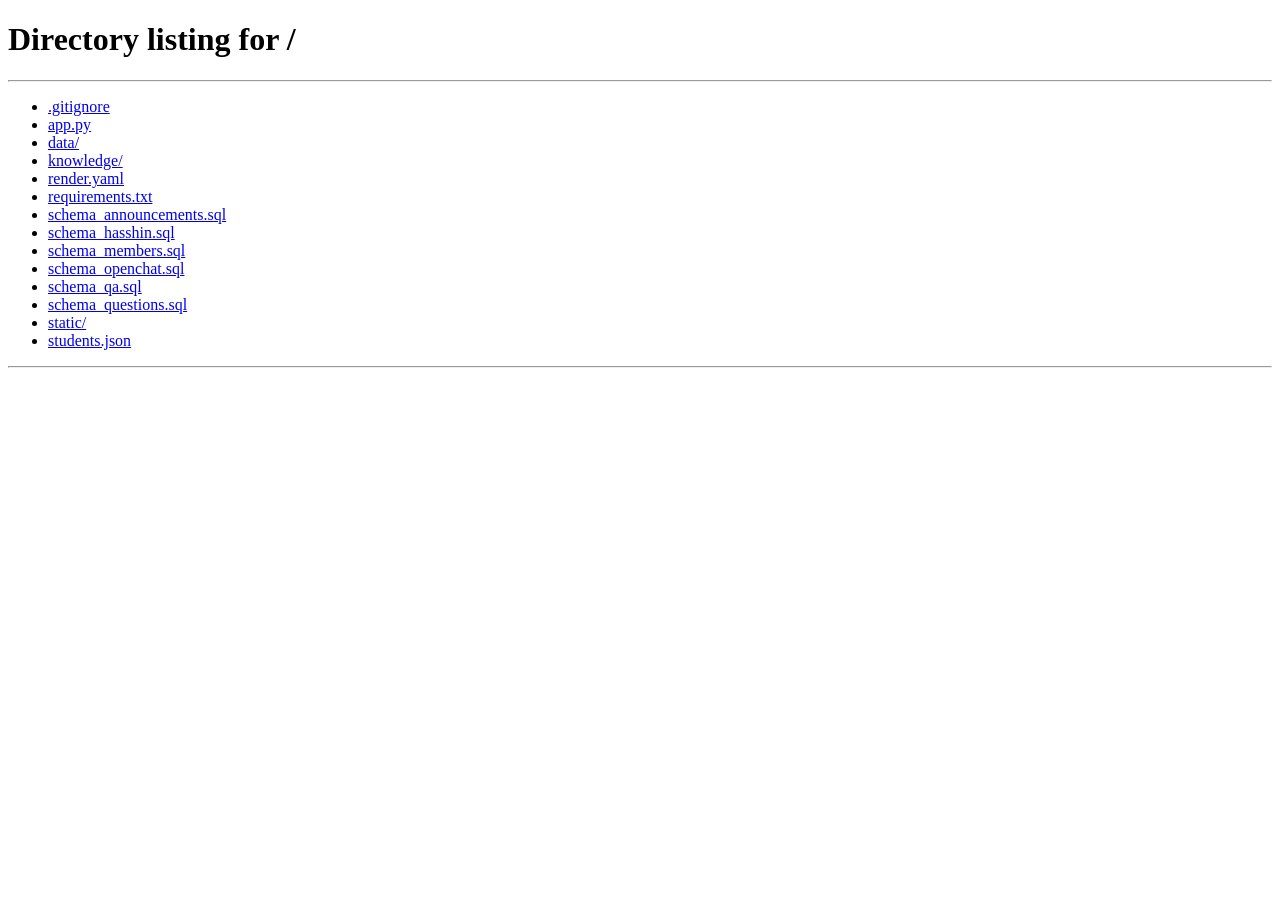
<file: static/upsell.html>
<!DOCTYPE html>
<html lang="ja">
<head>
<meta charset="UTF-8">
<meta name="viewport" content="width=device-width, initial-scale=1.0">
<meta name="robots" content="noindex">
<title>ひとつだけ、ご案内があります | Photelier サロン</title>
<link rel="stylesheet" href="/static/design-tokens.css">
<style>
  * { box-sizing: border-box; margin: 0; padding: 0; }
  body { font-family: var(--sans); background: var(--cream); color: var(--text);
    font-size: 15px; line-height: 1.95; letter-spacing: .03em; padding: 0 0 60px; }
  .wrap { max-width: 620px; margin: 0 auto; padding: 0 22px; }

  header { background: var(--hero-bg); padding: 30px 0 26px; text-align: center; }
  .logo { font-family: var(--script); font-size: 30px; color: var(--blue-deep); line-height: 1.2; }
  .sub { font-size: 10.5px; letter-spacing: .3em; color: var(--text-soft); margin-top: 4px; }

  .state { text-align: center; padding: 70px 0; color: var(--text-soft); font-size: 13.5px; }

  h1 { font-family: var(--serif); font-size: 23px; font-weight: 600; line-height: 1.75;
    letter-spacing: .05em; text-align: center; margin: 36px 0 14px; }
  h2 { font-family: var(--serif); font-size: 18.5px; font-weight: 600; line-height: 1.8;
    letter-spacing: .05em; margin: 0 0 12px; }
  p { margin: 0 0 15px; }
  .soft { color: var(--text-soft); }
  .center { text-align: center; }

  section { margin-top: 40px; }
  .card { background: var(--white); border: 1px solid var(--line);
    border-radius: var(--radius-lg); box-shadow: var(--shadow); padding: 30px 26px; }
  .card--quiet { background: var(--cream-2); border: none; box-shadow: none; }

  .steps { list-style: none; margin: 4px 0 0; }
  .steps li { display: flex; gap: 12px; align-items: baseline;
    padding: 9px 0; border-bottom: 1px solid var(--line); font-size: 14px; }
  .steps li:last-child { border-bottom: none; }
  .steps b { flex: none; width: 60px; font-family: var(--serif); font-size: 11.5px;
    letter-spacing: .1em; color: var(--blue-deep); font-weight: 600; }
  .steps span { flex: none; margin-left: auto; font-size: 12px; color: var(--text-soft); }

  .list { list-style: none; }
  .list li { position: relative; padding: 6px 0 6px 20px; font-size: 14.5px; }
  .list li::before { content: ""; position: absolute; left: 2px; top: 16px;
    width: 6px; height: 6px; border-radius: 50%; background: var(--blue); opacity: .55; }

  /* 目次。ふだんは畳んでおいて、見たい方だけ開く。 */
  .toc { margin-top: 18px; border-top: 1px solid var(--line); }
  .toc > summary { list-style: none; cursor: pointer; padding: 13px 0 3px;
    text-align: center; font-size: 13px; letter-spacing: .06em; color: var(--blue-deep); }
  .toc > summary::-webkit-details-marker { display: none; }
  .toc > summary::after { content: "　＋"; }
  .toc[open] > summary::after { content: "　−"; }
  .toc__group { margin-top: 16px; }
  .toc__ttl { font-family: var(--serif); font-size: 12px; font-weight: 600;
    letter-spacing: .1em; color: var(--blue-deep); margin-bottom: 3px; }
  .toc__list { list-style: none; }
  .toc__list li { position: relative; padding-left: 14px; font-size: 13.5px;
    line-height: 1.85; color: var(--text-soft); }
  .toc__list li::before { content: "・"; position: absolute; left: 0; }

  .price { text-align: center; margin-top: 8px; }
  .price__num { font-family: var(--serif); font-size: 40px; font-weight: 600;
    letter-spacing: .04em; line-height: 1.2; }
  .price__num small { font-size: 15px; font-weight: 400; margin-left: 4px; }
  .price__note { font-size: 12.5px; line-height: 1.95; color: var(--text-soft); margin-top: 16px; text-align: left; }

  .btn { display: block; width: 100%; padding: 19px 18px; margin-top: 24px;
    background: var(--blue); color: var(--white); border: none; border-radius: 999px;
    font-family: var(--sans); font-size: 16px; letter-spacing: .08em; cursor: pointer;
    box-shadow: var(--shadow-sm); }
  .btn:disabled { opacity: .55; cursor: not-allowed; }
  .btn__sub { display: block; font-size: 11.5px; letter-spacing: .04em; opacity: .9; margin-top: 5px; }

  .skip { display: block; text-align: center; margin-top: 26px; font-size: 13.5px;
    color: var(--text-soft); text-decoration: none; border-bottom: 1px solid var(--line);
    padding-bottom: 3px; width: fit-content; margin-left: auto; margin-right: auto; }

  .msg { margin-top: 16px; font-size: 13.5px; line-height: 1.85; text-align: center; }
  .msg.error { color: #B4553F; }

  .done { text-align: center; padding: 56px 0; }
  .done h1 { margin-top: 0; }

  @media (max-width: 480px) {
    body { font-size: 14.5px; }
    h1 { font-size: 21px; }
    .card { padding: 26px 20px; }
    .btn { font-size: 15px; padding: 18px 16px; }
  }
</style>
</head>
<body>

<header>
  <div class="logo">Photelier&nbsp;Salon</div>
  <div class="sub">PHOTELIER ACADEMY</div>
</header>

<div id="loading" class="state">読み込んでいます…</div>

<!-- ===== 本編 ===== -->
<main id="offer" style="display:none;">
  <div class="wrap">

    <h1 id="lead-title">ご入会、<br>ありがとうございます</h1>
    <p class="center soft" id="lead-1">お手続きは完了しました。<br>お部屋の準備もできています。</p>
    <p class="center" style="margin-top:22px;" id="lead-2">その前に、ひとつだけ<br>ご案内させてください。</p>

    <section>
      <div class="card">
        <h2>サロンは、10ヶ月かけて開きます</h2>
        <p>お渡しする動画は、全部で63本あります。ご入会の日から31日ごとに、ひとつずつ章が開いていきます。</p>
        <p class="soft" style="margin-bottom:0;">一度に受け取ると、どこから手をつけていいか分からなくなってしまうからです。ゆっくり、順番に。それがいちばん身につく形だと思っています。</p>

        <ul class="steps" style="margin-top:22px;">
          <li><b>入会日</b>はじめに／スマホ・カメラの基礎／世界観設計<span>6本</span></li>
          <li><b>1ヶ月目</b>スマホ・カメラの基礎（つづき）<span>6本</span></li>
          <li><b>2-4ヶ月目</b>テーブルフォト／よくある失敗と直し方<span>18本</span></li>
          <li><b>5-6ヶ月目</b>ライティング／写真編集<span>10本</span></li>
          <li><b>7ヶ月目</b>マーケティングの全体像<span>8本</span></li>
          <li><b>8-9ヶ月目</b>発信・集客／商品設計<span>15本</span></li>
        </ul>

        <details class="toc">
          <summary>63本のタイトルを見る</summary>

          <div class="toc__group">
            <div class="toc__ttl">入会日（6本）</div>
            <ul class="toc__list">
              <li>はじめに</li>
              <li>スマホとカメラの違い</li>
              <li>スマホ撮影基礎</li>
              <li>自分のサービスで幸せにしたいペルソナ設定</li>
              <li>自分の好きを見える化するイメージマップ作成</li>
              <li>大人女性に魅せる5大テイスト</li>
            </ul>
          </div>

          <div class="toc__group">
            <div class="toc__ttl">1ヶ月目（6本）</div>
            <ul class="toc__list">
              <li>カメラピントの合わせ方</li>
              <li>カメラ撮影モード</li>
              <li>ぼかした写真の撮り方</li>
              <li>カメラマニュアル設定</li>
              <li>カメラレンズの特性</li>
              <li>一眼レフとミラーレス一眼の違い</li>
            </ul>
          </div>

          <div class="toc__group">
            <div class="toc__ttl">2ヶ月目（5本）</div>
            <ul class="toc__list">
              <li>女性を惹き寄せるテーブルフォトとは？</li>
              <li>テーブルフォト撮影前に考えるべき3ステップ</li>
              <li>テーブルフォト撮影の基本</li>
              <li>アングル・構図・写真の切り取り方</li>
              <li>添削動画1</li>
            </ul>
          </div>

          <div class="toc__group">
            <div class="toc__ttl">3ヶ月目（6本）</div>
            <ul class="toc__list">
              <li>テーブルフォト写真の切り取り方</li>
              <li>女性を惹き寄せる配色の考え方</li>
              <li>自然に視線を誘導するスタイリングのコツ</li>
              <li>下地を使ったスタイリングの仕方</li>
              <li>下地を使ったスタイリング実践</li>
              <li>添削動画2</li>
            </ul>
          </div>

          <div class="toc__group">
            <div class="toc__ttl">4ヶ月目（7本）</div>
            <ul class="toc__list">
              <li>下地と壁を使ったスタイリングの仕方</li>
              <li>下地と壁を使ったスタイリング実践</li>
              <li>女性の心を掴むアイテム別撮影</li>
              <li>テーブルコーディネートのスタイリング</li>
              <li>インテリアを使ったスタイリング</li>
              <li>添削動画3</li>
              <li>添削動画4</li>
            </ul>
          </div>

          <div class="toc__group">
            <div class="toc__ttl">5ヶ月目（5本）</div>
            <ul class="toc__list">
              <li>ライティングとは</li>
              <li>テーブルフォトライティング撮影の基本</li>
              <li>ライティング撮影の機材について</li>
              <li>アクセサリによる写りの違い</li>
              <li>ライティング撮影実践</li>
            </ul>
          </div>

          <div class="toc__group">
            <div class="toc__ttl">6ヶ月目（5本）</div>
            <ul class="toc__list">
              <li>アクセサリーの取り付け方</li>
              <li>実物以上にステキに魅せるレタッチ術</li>
              <li>レタッチ実践</li>
              <li>5大テイスト別レタッチ例</li>
              <li>添削動画5</li>
            </ul>
          </div>

          <div class="toc__group">
            <div class="toc__ttl">7ヶ月目（8本）</div>
            <ul class="toc__list">
              <li>マーケティング全体像の把握</li>
              <li>ブランディングとマーケティングの違い</li>
              <li>売れる市場</li>
              <li>ペルソナ設定</li>
              <li>解決策</li>
              <li>リサーチ・モデリング</li>
              <li>コンセプト設計</li>
              <li>集客につなげるテーブルフォト活用</li>
            </ul>
          </div>

          <div class="toc__group">
            <div class="toc__ttl">8ヶ月目（5本）</div>
            <ul class="toc__list">
              <li>発信の本質</li>
              <li>フォロワーの増やし方</li>
              <li>インスタフォロワーアップ戦略</li>
              <li>インスタプロフィール</li>
              <li>発信ネタ出し・7つの型</li>
            </ul>
          </div>

          <div class="toc__group">
            <div class="toc__ttl">9ヶ月目（10本）</div>
            <ul class="toc__list">
              <li>5つの発信テンプレート</li>
              <li>ストーリーズ投稿</li>
              <li>ハイライト</li>
              <li>リール作成</li>
              <li>リール撮影の仕方</li>
              <li>FE（お試し商品）</li>
              <li>満席を作るLINE告知文</li>
              <li>お申し込みを頂く流れ</li>
              <li>クロージング</li>
              <li>マインド</li>
            </ul>
          </div>

        </details>
      </div>
    </section>

    <section>
      <div class="card">
        <h2>今日、ぜんぶ開くこともできます</h2>
        <p>「先に全体を見ておきたい」<br>「近いうちに募集を控えている」</p>
        <p>そういう方のために、10ヶ月分を今日ぜんぶ開く方法をご用意しました。</p>
        <p style="margin-bottom:0;"><strong>中身はまったく同じです。届く速さだけが変わります。</strong></p>
      </div>
    </section>

    <section>
      <div class="card card--quiet">
        <h2>今は、必要のない方</h2>
        <ul class="list">
          <li>まずは1ヶ月、のぞいてみたい方</li>
          <li>毎月ひとつずつのペースが心地よい方</li>
          <li>写真を撮る時間が、今はまだ取りにくい方</li>
        </ul>
        <p class="soft" style="margin:14px 0 0;">ぜんぶ開いても、見る時間がなければ意味がありません。少しでも迷われたなら、開かないほうをおすすめします。このまま進んでも、いずれ全部お手元に届きます。</p>
      </div>
    </section>

    <section>
      <div class="card">
        <h2>お役に立てそうな方</h2>
        <ul class="list">
          <li>3ヶ月以内に、募集やレッスンの予定がある方</li>
          <li>写真も発信も、今つくり直す必要のある方</li>
          <li>順番よりも、全体像から入りたい方</li>
        </ul>
      </div>
    </section>

    <section>
      <div class="card card--quiet">
        <h2>変わらないこと</h2>
        <ul class="list">
          <li>月々のお支払い（9,900円）は、これまで通り続きます</li>
          <li>月1回の質問会（毎月1回 金曜の21時）と、毎月増えていくコンテンツもこれまで通りです</li>
          <li>写真の添削と、個別の伴走は本講座のみです。サロンには含まれません</li>
          <li>動画をご覧いただけるのは、サロンにご在籍のあいだです。退会されますと、開いた動画も見られなくなります</li>
        </ul>
      </div>
    </section>

    <section>
      <div class="card">
        <div class="price">
          <p class="soft" style="margin-bottom:6px;" id="price-lead">10ヶ月分を、今日ぜんぶ開く</p>
          <div class="price__num">49,800<small>円（税込）</small></div>
          <p class="price__note">
            ・ご入会のときに登録されたカードに、そのままお支払いいただけます。カード番号の入力は必要ありません。<br>
            ・一括でのお支払いのみです。分けてお支払いになりたい方は、月々のペースで進んでいただくのが確実です。<br>
            ・これは「毎月ひとつずつ開く順番を、今日に早める」お手続きです。動画そのものをお渡しするものではありません。<br>
            ・そのため、ご覧いただけるのはサロンにご在籍のあいだです。退会後はご覧いただけなくなります。<br>
            ・動画という性質上、ご購入後の返金はお受けしておりません。
          </p>
        </div>

        <button class="btn" id="buy" onclick="buy()">
          今日、ぜんぶ開く
          <span class="btn__sub">49,800円（税込）／ 登録済みのカードへ</span>
        </button>
        <div id="msg" class="msg"></div>

        <!-- replace にしておくと、ホームで「戻る」を押してもこのページに戻ってこない -->
        <a class="skip" href="/" onclick="event.preventDefault(); location.replace('/');">このまま、ゆっくり進みます</a>
      </div>
    </section>

  </div>
</main>

<!-- ===== 購入後 ===== -->
<div id="done" class="done" style="display:none;">
  <div class="wrap">
    <h1>ぜんぶ、開きました</h1>
    <p class="soft">63本すべてがお手元にあります。<br>どうぞ、好きなところから始めてください。</p>
    <a class="btn" href="/" style="text-decoration:none; margin-top:28px;">サロンに入る</a>
  </div>
</div>

<script>
const token = localStorage.getItem('photelier_token');

function show(id) {
  ['loading', 'offer', 'done'].forEach(x => {
    document.getElementById(x).style.display = (x === id) ? 'block' : 'none';
  });
}

async function boot() {
  if (!token) { location.href = '/'; return; }
  try {
    const res = await fetch('/api/me', { headers: { Authorization: 'Bearer ' + token } });
    if (!res.ok) { location.href = '/'; return; }
    const { member } = await res.json();
    // すでに全部開いている方（本講座生・購入済み）にはお見せしない
    if (member.full_unlock || member.tier === 'course') { location.href = '/'; return; }
    await adjustCopy(member);
    show('offer');
  } catch (e) {
    location.href = '/';
  }
}

// このページは入会直後だけでなく、何ヶ月かたってからも開かれる。
// 「ご入会ありがとうございます」のままだと合わないので、開き具合に合わせて言い方を変える。
async function adjustCopy(member) {
  if (!member.unlocked_month) return;   // 入会したばかりの方は、そのまま
  let remaining = 0;
  try {
    const lib = await (await fetch('/api/library', {
      headers: { Authorization: 'Bearer ' + localStorage.getItem('photelier_token') },
    })).json();
    lib.categories.forEach(c => {
      remaining += c.videos.filter(v => {
        // 本講座の方だけのもの（course_only で m の指定がないもの）は含まれない
        if (typeof v.m !== 'number' && c.course_only) return false;
        const m = (typeof v.m === 'number') ? v.m : (c.month || 0);
        return m > member.unlocked_month;
      }).length;
    });
  } catch (e) {}
  document.getElementById('lead-title').innerHTML = 'まだ開いていない章が<br>あります';
  document.getElementById('lead-1').innerHTML =
    `いまは${member.unlocked_month + 1}ヶ月目まで開いています。`
    + (remaining ? `<br>のこりは${remaining}本です。` : '');
  document.getElementById('lead-2').innerHTML = 'この先の分を、今日ぜんぶ<br>開くこともできます。';
  document.getElementById('price-lead').textContent = 'のこりを、今日ぜんぶ開く';
}

async function buy() {
  const btn = document.getElementById('buy');
  const msg = document.getElementById('msg');
  btn.disabled = true;
  msg.className = 'msg';
  msg.textContent = 'お支払いの手続きをしています…';
  try {
    const res = await fetch('/api/upsell-purchase', {
      method: 'POST',
      headers: { Authorization: 'Bearer ' + token },
    });
    const data = await res.json();
    if (!res.ok) {
      msg.className = 'msg error';
      msg.textContent = data.detail || 'お支払いができませんでした。';
      btn.disabled = false;
      return;
    }
    show('done');
    window.scrollTo(0, 0);
  } catch (e) {
    msg.className = 'msg error';
    msg.textContent = '通信に失敗しました。もう一度お試しください。';
    btn.disabled = false;
  }
}

boot();
</script>
</body>
</html>
</file>
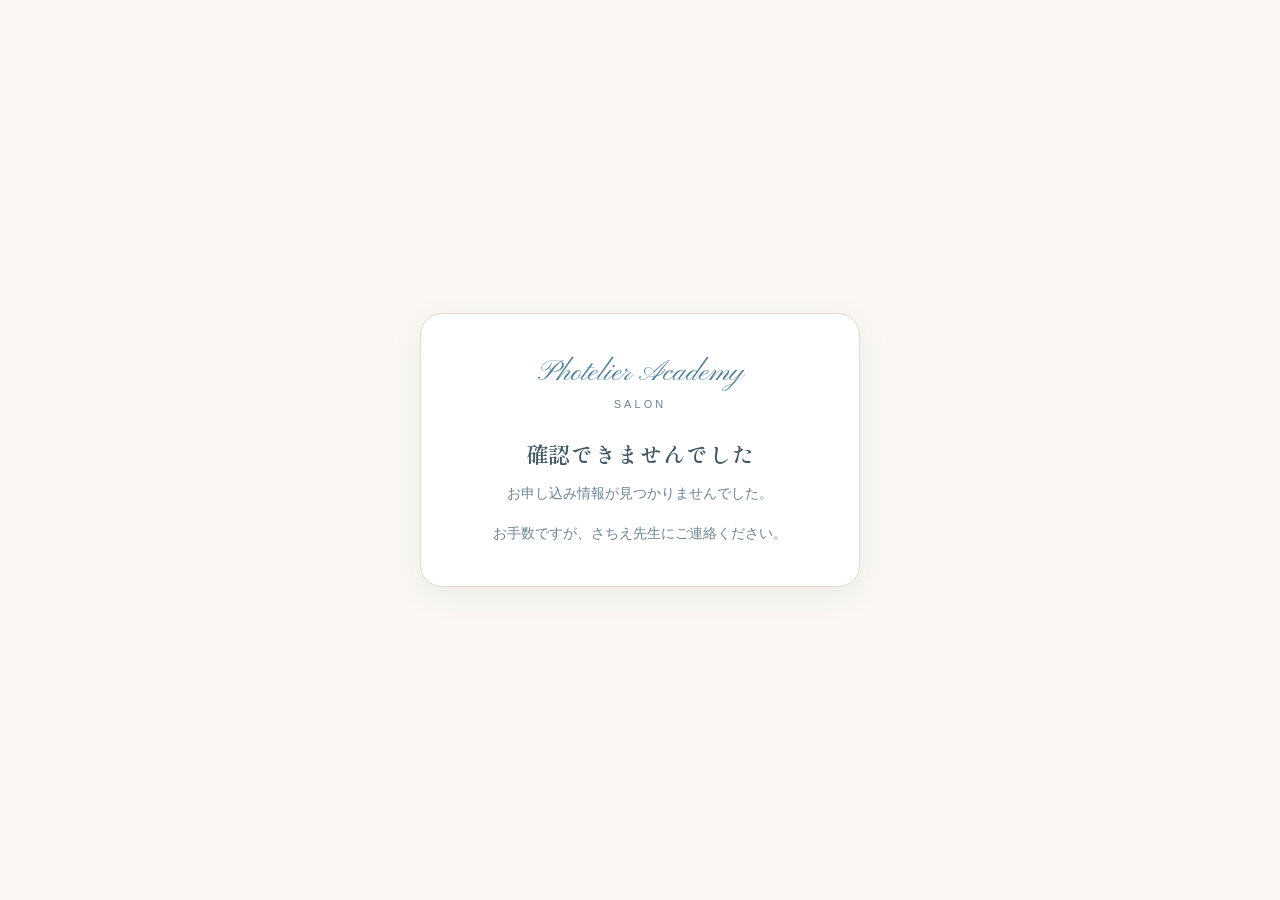
<file: static/welcome.html>
<!DOCTYPE html>
<html lang="ja">
<head>
<meta charset="UTF-8">
<meta name="viewport" content="width=device-width, initial-scale=1.0">
<title>ようこそ | Photelier サロン</title>
<link rel="stylesheet" href="/static/design-tokens.css">
<style>
  * { box-sizing: border-box; margin: 0; padding: 0; }
  body { font-family: var(--sans); background: var(--cream); color: var(--text);
    min-height: 100vh; display: flex; align-items: center; justify-content: center; padding: 24px; }
  .box { width: 100%; max-width: 440px; background: #fff; border: 1px solid var(--line);
    border-radius: var(--radius-lg); box-shadow: var(--shadow); padding: 40px 34px; text-align: center; }
  .logo { font-family: var(--script); font-size: 30px; color: var(--blue-deep); margin-bottom: 6px; }
  .sub { font-size: 11px; letter-spacing: .28em; color: var(--text-soft); text-transform: uppercase; }
  h1 { font-family: var(--serif); font-size: 22px; font-weight: 600; letter-spacing: .04em;
    margin: 26px 0 10px; line-height: 1.6; }
  .lead { font-size: 13.5px; line-height: 1.9; color: var(--text-soft); margin-bottom: 26px; }
  .field { text-align: left; margin-bottom: 18px; }
  label { display: block; font-size: 12.5px; font-weight: 600; margin-bottom: 6px; }
  .hint { font-size: 11.5px; color: var(--text-soft); font-weight: 400; margin-left: 6px; }
  input { width: 100%; padding: 12px 14px; border: 1px solid var(--line); border-radius: 8px;
    font-family: var(--sans); font-size: 15px; color: var(--text); background: #fff; outline: none; }
  input:focus { border-color: var(--blue); }
  input:disabled { background: var(--hero-bg); color: var(--text-soft); }
  button { width: 100%; padding: 14px; background: var(--blue); color: #fff; border: none;
    border-radius: 8px; font-family: var(--sans); font-size: 15px; letter-spacing: .06em;
    cursor: pointer; margin-top: 6px; }
  button:disabled { opacity: .5; cursor: not-allowed; }
  .msg { font-size: 13px; line-height: 1.8; margin-top: 18px; }
  .msg.error { color: #B4553F; }
  .state { font-size: 13.5px; line-height: 1.9; color: var(--text-soft); }
  a { color: var(--blue-deep); }
  .line-block { background: var(--hero-bg); border-radius: 10px; padding: 20px 18px; margin: 4px 0 20px; }
  .line-lead { font-size: 12.5px; line-height: 1.9; color: var(--text-soft); margin-bottom: 14px; }
  .line-btn { display: block; padding: 13px; background: #06C755; color: #fff; text-decoration: none;
    border-radius: 8px; font-size: 14.5px; letter-spacing: .04em; }
</style>
</head>
<body>
  <div class="box">
    <div class="logo">Photelier&nbsp;Academy</div>
    <div class="sub">Salon</div>

    <div id="loading" class="state" style="margin-top:26px;">お支払いを確認しています…</div>

    <div id="form-area" style="display:none;">
      <h1>ご入会ありがとうございます</h1>
      <p class="lead">最後に、ログイン用のパスワードを決めてください。<br>次回からはこのメールアドレスとパスワードでお入りいただけます。</p>
      <div class="field">
        <label>メールアドレス</label>
        <input type="email" id="email" disabled>
      </div>
      <div class="field">
        <label>お名前<span class="hint">画面に表示されます</span></label>
        <input type="text" id="name" placeholder="例）おがたさちえ">
      </div>
      <div class="field">
        <label>パスワード<span class="hint">8文字以上</span></label>
        <input type="password" id="password" placeholder="半角英数字で8文字以上">
      </div>
      <button id="submit" onclick="complete()">はじめる</button>
      <div id="msg" class="msg"></div>
    </div>

    <div id="done-area" style="display:none;">
      <h1>ようこそ、Photelier サロンへ</h1>
      <p class="lead">ご登録が完了しました。<br>これから、いっしょに世界観をつくっていきましょう。</p>

      <div id="line-block" class="line-block" style="display:none;">
        <p class="line-lead">サロンのお知らせは、LINEでもお届けしています。<br>新しい動画や勉強会のご案内が届きます。</p>
        <a id="line-btn" class="line-btn" href="#" target="_blank" rel="noopener">LINEでお知らせを受け取る</a>
      </div>

      <!-- replace にしておくと、あとで「戻る」を押してもこの登録画面には戻らない -->
      <button onclick="location.replace('/upsell')">サロンへすすむ</button>
    </div>

    <div id="error-area" style="display:none;">
      <h1>確認できませんでした</h1>
      <p class="state" id="error-text"></p>
      <p class="state" style="margin-top:14px;">お手数ですが、さちえ先生にご連絡ください。</p>
    </div>
  </div>

<script>
// ★ここに公式LINEの登録URL（https://lin.ee/... ）を入れてください。
//   空のままだと、LINEのご案内は表示されません（画面は壊れません）。
const LINE_URL = '';

const sessionId = new URLSearchParams(location.search).get('session_id');

function showError(text) {
  document.getElementById('loading').style.display = 'none';
  document.getElementById('form-area').style.display = 'none';
  document.getElementById('error-area').style.display = 'block';
  document.getElementById('error-text').textContent = text;
}

async function boot() {
  if (!sessionId) return showError('お申し込み情報が見つかりませんでした。');
  try {
    const res = await fetch('/api/checkout/' + encodeURIComponent(sessionId));
    const data = await res.json();
    if (!res.ok) return showError(data.detail || 'お支払いを確認できませんでした。');
    if (data.already_registered) {
      location.href = '/';
      return;
    }
    document.getElementById('email').value = data.email;
    document.getElementById('name').value = data.name;
    document.getElementById('loading').style.display = 'none';
    document.getElementById('form-area').style.display = 'block';
    document.getElementById('name').focus();
  } catch (e) {
    showError('通信に失敗しました。ページを再読み込みしてみてください。');
  }
}

async function complete() {
  const name = document.getElementById('name').value.trim();
  const password = document.getElementById('password').value;
  const msg = document.getElementById('msg');
  const btn = document.getElementById('submit');
  msg.className = 'msg';
  msg.textContent = '';
  if (!name) { msg.className = 'msg error'; msg.textContent = 'お名前を入れてください'; return; }
  if (password.length < 8) { msg.className = 'msg error'; msg.textContent = 'パスワードは8文字以上にしてください'; return; }

  btn.disabled = true;
  msg.textContent = '登録しています…';
  try {
    const res = await fetch('/api/signup-complete', {
      method: 'POST',
      headers: { 'Content-Type': 'application/json' },
      body: JSON.stringify({ session_id: sessionId, name, password }),
    });
    const data = await res.json();
    if (!res.ok) {
      msg.className = 'msg error';
      msg.textContent = data.detail || '登録に失敗しました';
      btn.disabled = false;
      return;
    }
    localStorage.setItem('photelier_token', data.token);
    // LINEのご案内をお見せしてから、サロンへ進んでいただく
    document.getElementById('form-area').style.display = 'none';
    if (LINE_URL) {
      document.getElementById('line-btn').href = LINE_URL;
      document.getElementById('line-block').style.display = 'block';
    }
    document.getElementById('done-area').style.display = 'block';
  } catch (e) {
    msg.className = 'msg error';
    msg.textContent = '通信に失敗しました。もう一度お試しください。';
    btn.disabled = false;
  }
}

document.getElementById('password').addEventListener('keydown', e => { if (e.key === 'Enter') complete(); });
boot();
</script>
</body>
</html>
</file>
<file: static/design-tokens.css>
/* ============================================================
   Photelier 共通デザイントークン
   出典: https://www.photelier.jp/ + リールテンプレ確定カラー
   このファイルは photelier-ai / テイスト診断 / ファネル診断 の
   3アプリ共通の「世界観」を1つに揃えるための土台。
   どのツールに来ても同じ世界に見えるようにする（つぎはぎ回避）。
   ============================================================ */

@import url('https://fonts.googleapis.com/css2?family=Shippori+Mincho:wght@500;600;700&family=Pinyon+Script&display=swap');

:root {
  /* --- 色（photelier.jp / style.css 準拠） --- */
  --cream:      #FBF8F3;  /* 背景の主役：クリーム/オフホワイト */
  --cream-2:    #F3EDE4;  /* セクション背景の切替 */
  --hero-bg:    #E8EFF4;  /* ヘッダー等の淡いブルーグレー帯 */
  --text:       #3D5564;  /* 文字：ネイビー */
  --text-soft:  #6E8494;  /* 補助テキスト */
  --blue:       #6B9BB5;  /* アクセント：くすみブルー（CTA/ピル） */
  --blue-deep:  #4E7E98;  /* アクセント濃（hover） */
  --gold:       #C7A97B;  /* 差し色：くすんだゴールド（✦モチーフ） */
  --line:       #E3DACE;  /* 罫線：やわらかいベージュ */
  --white:      #FFFFFF;
  --shadow:     0 8px 30px rgba(61, 85, 100, 0.08);
  --shadow-sm:  0 2px 10px rgba(61, 85, 100, 0.06);

  /* --- フォント --- */
  --serif:  'Shippori Mincho', 'Hiragino Mincho ProN', 'Yu Mincho', serif;
  --sans:   'Hiragino Kaku Gothic ProN', 'Yu Gothic', 'メイリオ', sans-serif;
  --script: 'Pinyon Script', cursive; /* ロゴ用の筆記体 */

  /* --- かたち --- */
  --radius:    14px;
  --radius-lg: 22px;
  /* カード・タイル・動画枠の共通の顔（動画教材サイトの上品な枠が手本） */
  --radius-card: 4px;
  --line-soft:   rgba(107,155,181,.22);
  --shadow-card: 0 14px 30px -16px rgba(61,85,100,.26);
  --gap:       clamp(16px, 4vw, 40px); /* 余白たっぷり */
}

/* 見出しは明朝で上品に */
.ph-serif { font-family: var(--serif); color: var(--text); letter-spacing: .04em; font-weight: 600; }

/* ロゴ（筆記体 Photelier Academy） */
.ph-logo {
  font-family: var(--script);
  color: var(--text);
  font-size: 26px;
  line-height: 1;
  letter-spacing: .01em;
}

/* ✦ ディバイダ（photelier.jp のダイヤモンドモチーフ） */
.ph-divider {
  display: flex; align-items: center; justify-content: center;
  gap: 14px; color: var(--gold); font-size: 13px; margin: var(--gap) 0;
}
.ph-divider::before, .ph-divider::after {
  content: ""; height: 1px; width: min(120px, 22vw); background: var(--line);
}

/* 控えめCTA（矢印→つき・photelier.jpトーン） */
.ph-btn {
  font-family: var(--sans);
  display: inline-flex; align-items: center; gap: 8px;
  padding: 13px 26px; border-radius: 999px;
  background: var(--blue); color: var(--white);
  border: none; font-size: 15px; font-weight: 600; letter-spacing: .03em;
  cursor: pointer; transition: background .2s, transform .2s;
  text-decoration: none;
}
.ph-btn:hover { background: var(--blue-deep); transform: translateY(-1px); }
.ph-btn--ghost {
  background: transparent; color: var(--blue-deep);
  border: 1px solid var(--blue); }
.ph-btn--ghost:hover { background: var(--hero-bg); }
.ph-btn__arrow { font-size: 15px; }

/* カード */
.ph-card {
  background: var(--white); border: 1px solid var(--line-soft);
  border-radius: var(--radius-card); box-shadow: var(--shadow-card);
}

/* ============================================================
   動画教材サイトの世界観に合わせたパーツ（本人の既存デザインが手本）
   ============================================================ */

/* クリームのダマスク地（教材サイトの背景。淡い模様＋余白） */
.ph-bg {
  background:
    radial-gradient(circle at 20% 15%, rgba(255,255,255,.6) 0, transparent 40%),
    var(--cream);
}

/* 青いリボン帯の見出し（教材サイトの「あなたの"やりたい"を…」帯） */
.ph-ribbon {
  display: inline-block; position: relative;
  background: var(--blue); color: var(--white);
  font-family: var(--serif); font-weight: 600; letter-spacing: .12em;
  padding: 15px 40px; font-size: clamp(16px, 2.4vw, 22px);
  box-shadow: var(--shadow-sm);
}
.ph-ribbon::before, .ph-ribbon::after {
  content: ""; position: absolute; top: 0; width: 18px; height: 100%;
  background: var(--blue-deep);
}
.ph-ribbon::before { left: -18px; clip-path: polygon(0 0, 100% 0, 100% 100%, 0 100%, 100% 50%); }
.ph-ribbon::after  { right: -18px; clip-path: polygon(0 0, 100% 0, 0 50%, 100% 100%, 0 100%); }

/* 英語サブ見出しつきラベル（Category / Introduction / Worldview の型） */
.ph-eyebrow {
  font-family: var(--sans); color: var(--blue-deep);
  font-size: 12px; letter-spacing: .28em; text-transform: uppercase;
  text-align: center; margin-bottom: 6px;
}
.ph-heading { font-family: var(--serif); color: var(--text);
  font-weight: 600; letter-spacing: .06em; text-align: center; }

/* 写真つきカテゴリカード（教材サイトの「カテゴリから学ぶ」タイル） */
.ph-tile {
  position: relative; overflow: hidden; border-radius: var(--radius-card);
  background: linear-gradient(118deg, #ffffff 0%, #ffffff 42%, #e9f0f5 100%);
  border: 1px solid var(--line-soft); box-shadow: var(--shadow-card);
  transition: transform .2s, box-shadow .2s;
  cursor: pointer;
}
.ph-tile:hover { transform: translateY(-3px); box-shadow: var(--shadow); }
.ph-tile__ja { font-family: var(--serif); color: var(--text); font-weight: 600; }
.ph-tile__en { font-family: var(--sans); color: var(--text-soft);
  font-size: 11px; letter-spacing: .22em; text-transform: uppercase; }

/* ダッシュ付き英語ラベル（教材サイトの「—— Step」「—— Documents」の型） */
.ph-eyebrow--dash {
  display: inline-flex; align-items: center; gap: 12px;
  font-family: var(--sans); color: var(--blue-deep);
  font-size: 12px; letter-spacing: .22em; text-transform: uppercase; text-align: left;
}
.ph-eyebrow--dash::before { content: ""; width: 26px; height: 1px; background: var(--blue-deep); }

/* 丸い » 矢印ボタン（教材サイトのカード右下の丸ボタン） */
.ph-arrow {
  width: 44px; height: 44px; border-radius: 50%; flex-shrink: 0;
  background: var(--hero-bg); color: var(--blue-deep);
  display: grid; place-items: center; font-size: 16px;
  border: 1px solid var(--line); transition: background .2s, color .2s;
}
.ph-arrow:hover { background: var(--blue); color: var(--white); }

/* ヒーロー帯（教材サイトのトップ：左テキスト＋右写真） */
.ph-hero {
  display: grid; grid-template-columns: 1.05fr .95fr; align-items: stretch;
  background: linear-gradient(100deg, var(--hero-bg) 0%, var(--hero-bg) 40%, transparent 66%);
  border-bottom: 1px solid var(--line);
}
.ph-hero__text { padding: clamp(28px,5vw,56px); align-self: center; }
.ph-hero__sub { color: var(--blue-deep); font-family: var(--serif); font-size: clamp(15px,2vw,19px); letter-spacing: .06em; margin-bottom: 10px; }
.ph-hero__title { font-family: var(--serif); color: var(--text); font-weight: 700; font-size: clamp(28px,5vw,46px); letter-spacing: .1em; line-height: 1.25; }
.ph-hero__by { display: flex; align-items: center; gap: 14px; color: var(--text-soft); font-family: var(--serif); font-size: 14px; letter-spacing: .1em; margin-top: 16px; }
.ph-hero__by::before { content: ""; width: 46px; height: 1px; background: var(--text-soft); }
.ph-hero__photo { background-size: cover; background-position: center; min-height: 260px;
  -webkit-mask-image: linear-gradient(100deg, transparent 2%, rgba(0,0,0,.28) 24%, #000 54%);
  mask-image: linear-gradient(100deg, transparent 2%, rgba(0,0,0,.28) 24%, #000 54%); }
@media(max-width:640px){
  .ph-hero { grid-template-columns: 1fr; background: var(--hero-bg); }
  .ph-hero__photo { min-height: 180px; order: -1;
    -webkit-mask-image: none; mask-image: none; }
}
</file>
